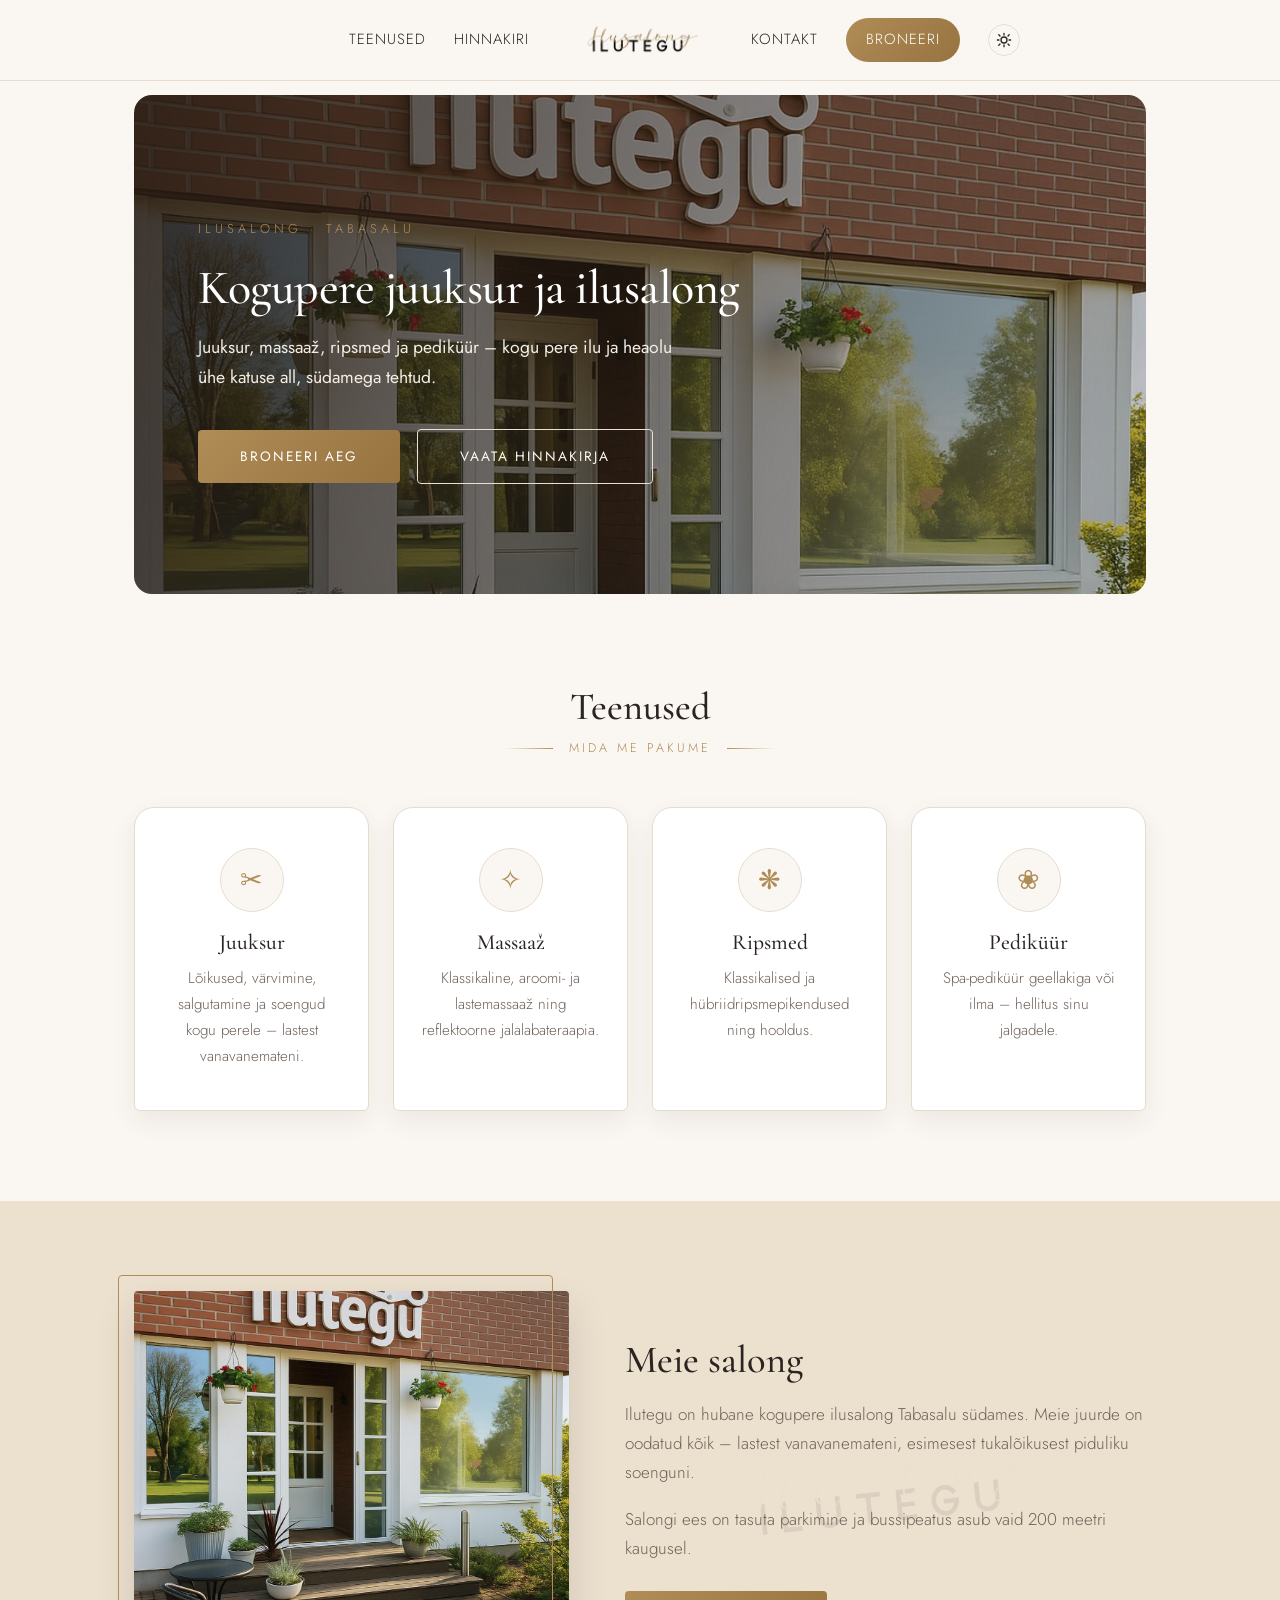
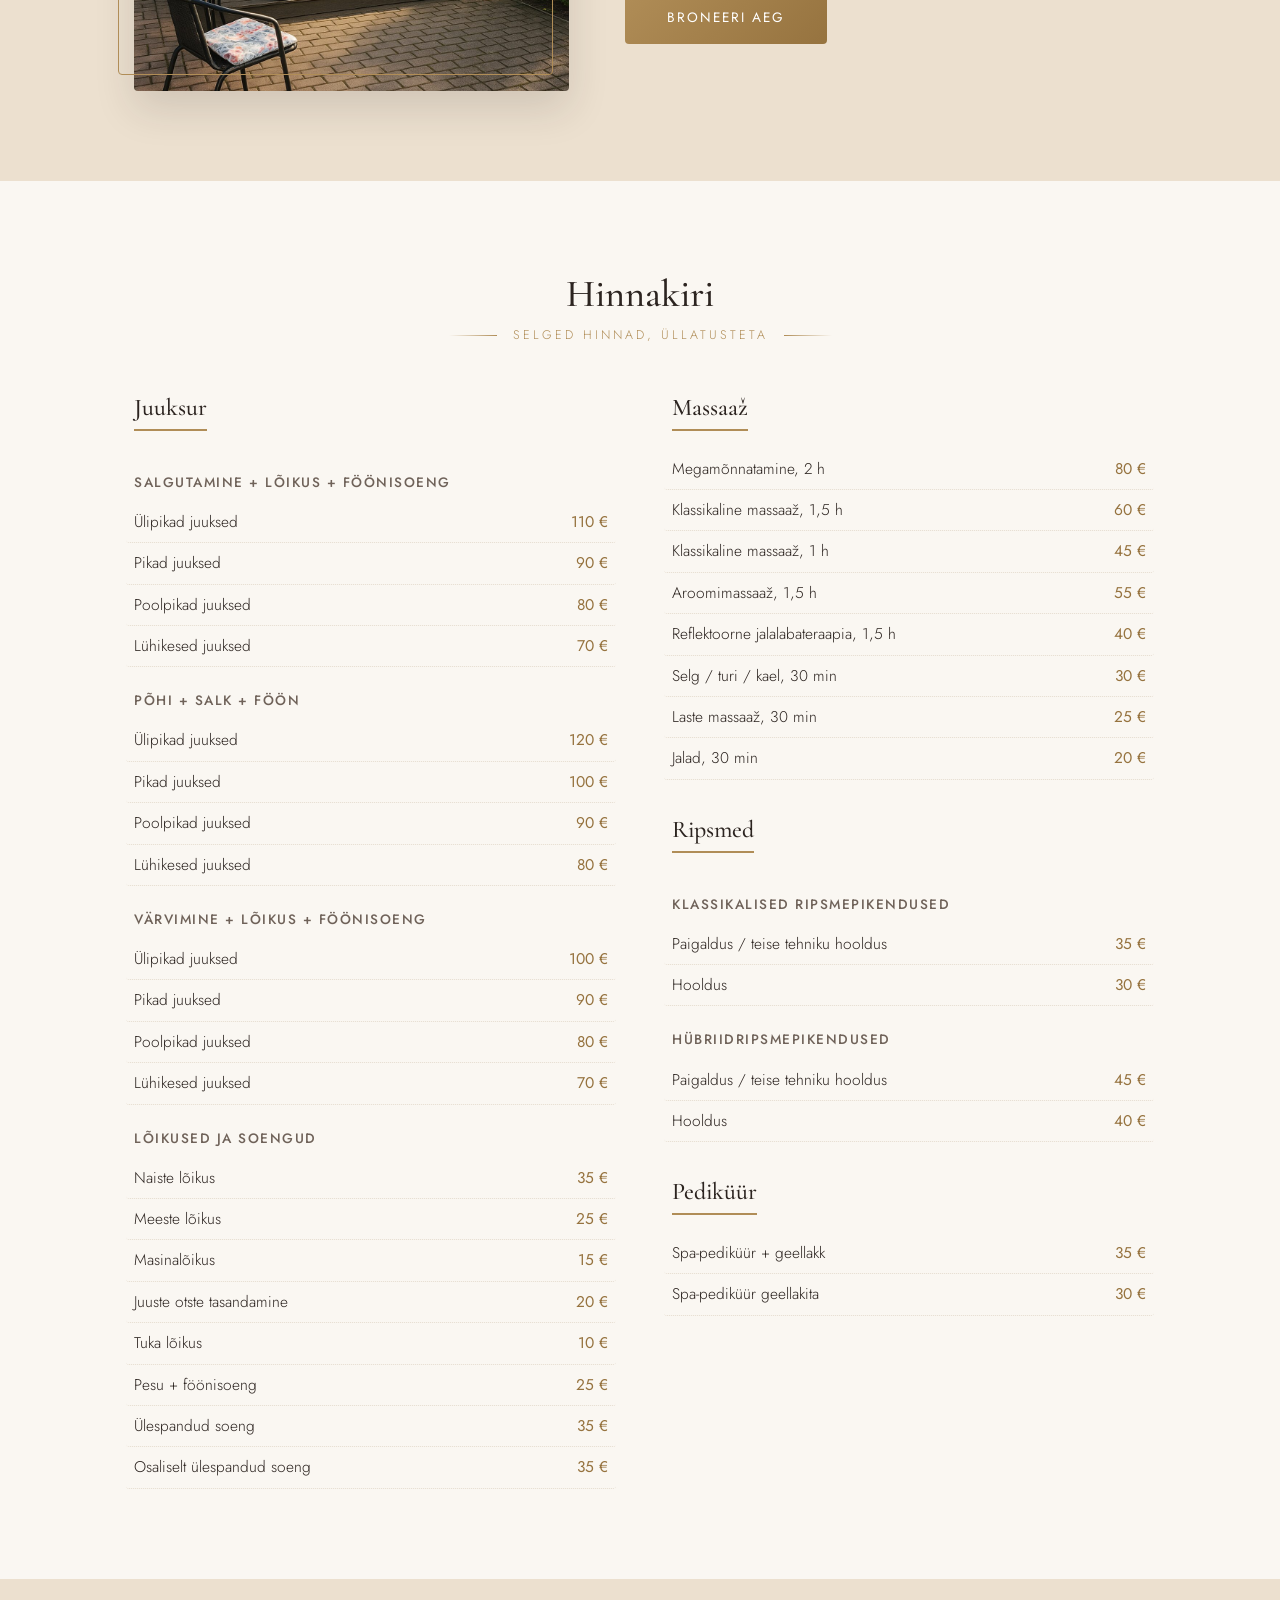
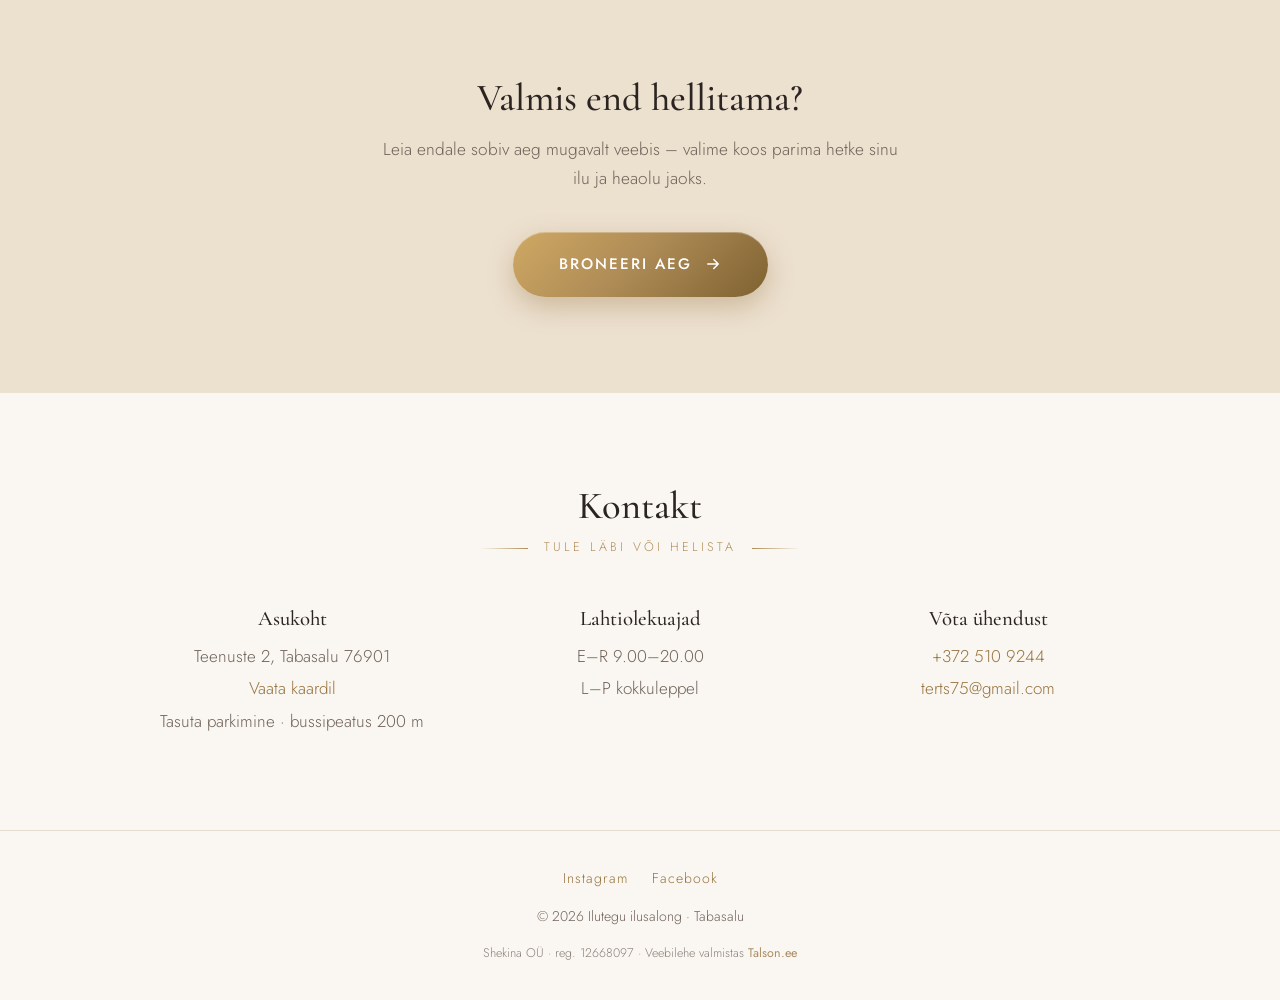
<file: index.html>
<!DOCTYPE html>
<html lang="et">
<head>
<script>
(function(){
  var stored = localStorage.getItem("ilutegu-theme");
  var theme = stored || (window.matchMedia("(prefers-color-scheme: dark)").matches ? "dark" : "light");
  document.documentElement.dataset.theme = theme;
  document.documentElement.classList.add("js");
})();
</script>
<meta charset="UTF-8">
<meta name="viewport" content="width=device-width, initial-scale=1.0">
<title>Juuksur ja ilusalong Tabasalus kogu perele – Ilutegu</title>
<meta name="description" content="Ilutegu on kogupere ilusalong Tabasalu keskuses: juuksur, massaaž, ripsmepikendused ja spa-pediküür. Tasuta parkimine ukse ees, broneeri aeg veebis.">
<link rel="canonical" href="https://ilutegu.ee/">
<meta name="google-site-verification" content="Yvzcx7Oo6EG20mHcrJQSmIe9amMikgGCY1O8gQbEPR0">
<meta property="og:type" content="website">
<meta property="og:title" content="Ilutegu – Kogupere juuksur ja ilusalong Tabasalus">
<meta property="og:description" content="Juuksur, massaaž, ripsmed ja pediküür Tabasalus. Broneeri aeg mugavalt veebis.">
<meta property="og:url" content="https://ilutegu.ee/">
<meta property="og:image" content="https://ilutegu.ee/images/salong.jpg">
<meta property="og:locale" content="et_EE">
<script type="application/ld+json">
{
  "@context": "https://schema.org",
  "@type": "BeautySalon",
  "name": "Ilutegu",
  "description": "Kogupere juuksur ja ilusalong Tabasalus: juuksur, massaaž, ripsmepikendused ja pediküür.",
  "url": "https://ilutegu.ee/",
  "image": "https://ilutegu.ee/images/salong.jpg",
  "telephone": "+3725109244",
  "email": "terts75@gmail.com",
  "priceRange": "10€–120€",
  "address": {
    "@type": "PostalAddress",
    "streetAddress": "Teenuste 2",
    "addressLocality": "Tabasalu",
    "postalCode": "76901",
    "addressCountry": "EE"
  },
  "openingHoursSpecification": [{
    "@type": "OpeningHoursSpecification",
    "dayOfWeek": ["Monday", "Tuesday", "Wednesday", "Thursday", "Friday"],
    "opens": "09:00",
    "closes": "20:00"
  }],
  "sameAs": [
    "https://www.instagram.com/ilutegu.ilusalong/",
    "https://www.facebook.com/profile.php?id=100022752866032"
  ]
}
</script>
<link rel="stylesheet" href="style.css?v=20260724c">
</head>
<body>

<header class="site-header">
  <div class="container header-inner">
    <nav class="nav-left">
      <a href="#teenused">Teenused</a>
      <a href="#hinnakiri">Hinnakiri</a>
    </nav>
    <a href="#" class="logo"><img src="images/logo-dark.png" alt="Ilutegu"></a>
    <nav class="nav-right">
      <a href="#kontakt">Kontakt</a>
      <a href="https://ilutegu.smartbron.ee/" target="_blank" rel="noopener" class="nav-cta">Broneeri</a>
      <button type="button" class="theme-toggle" id="themeToggle" aria-label="Vaheta värviteema" title="Vaheta värviteema">
        <svg class="icon-sun" viewBox="0 0 24 24" fill="none" stroke="currentColor" stroke-width="2" stroke-linecap="round" aria-hidden="true"><circle cx="12" cy="12" r="4.5"/><path d="M12 2v2.5M12 19.5V22M4.2 4.2l1.8 1.8M18 18l1.8 1.8M2 12h2.5M19.5 12H22M4.2 19.8l1.8-1.8M18 6l1.8-1.8"/></svg>
        <svg class="icon-moon" viewBox="0 0 24 24" fill="currentColor" aria-hidden="true"><path d="M20.7 14.9A8.5 8.5 0 1 1 9.1 3.3a7 7 0 0 0 11.6 11.6z"/></svg>
      </button>
    </nav>
    <button type="button" class="nav-toggle" id="navToggle" aria-label="Ava menüü" aria-expanded="false" aria-controls="mobileMenu">
      <span></span><span></span><span></span>
    </button>
    <div class="mobile-menu" id="mobileMenu">
      <a href="#teenused">Teenused</a>
      <a href="#hinnakiri">Hinnakiri</a>
      <a href="#kontakt">Kontakt</a>
      <a href="https://ilutegu.smartbron.ee/" target="_blank" rel="noopener" class="nav-cta">Broneeri</a>
    </div>
  </div>
</header>

<section class="hero-wrap">
  <div class="container">
    <div class="hero" data-reveal-now data-reveal-group="110">
      <p class="eyebrow" data-reveal>Ilusalong · Tabasalu</p>
      <h1 data-reveal>Kogupere juuksur ja ilusalong</h1>
      <p class="lead" data-reveal>Juuksur, massaaž, ripsmed ja pediküür – kogu pere ilu ja heaolu ühe katuse all, südamega tehtud.</p>
      <a href="https://ilutegu.smartbron.ee/" target="_blank" rel="noopener" class="btn btn-gold" data-reveal="btn">Broneeri aeg</a>
      <a href="#hinnakiri" class="btn btn-ghost" data-reveal="btn">Vaata hinnakirja</a>
    </div>
  </div>
</section>

<section id="teenused" class="section">
  <div class="container" data-reveal-group="100">
    <h2 data-reveal>Teenused</h2>
    <p class="section-sub" data-reveal>Mida me pakume</p>
    <div class="services-grid" data-reveal-group="100">
      <div class="service-card" data-reveal>
        <div class="icon">✂</div>
        <h3>Juuksur</h3>
        <p>Lõikused, värvimine, salgutamine ja soengud kogu perele – lastest vanavanemateni.</p>
      </div>
      <div class="service-card" data-reveal>
        <div class="icon">✧</div>
        <h3>Massaaž</h3>
        <p>Klassikaline, aroomi- ja lastemassaaž ning reflektoorne jalalabateraapia.</p>
      </div>
      <div class="service-card" data-reveal>
        <div class="icon">❋</div>
        <h3>Ripsmed</h3>
        <p>Klassikalised ja hübriidripsmepikendused ning hooldus.</p>
      </div>
      <div class="service-card" data-reveal>
        <div class="icon">❀</div>
        <h3>Pediküür</h3>
        <p>Spa-pediküür geellakiga või ilma – hellitus sinu jalgadele.</p>
      </div>
    </div>
  </div>
</section>

<section id="salong" class="section section-alt">
  <div class="container">
    <div class="salon-split">
      <div class="salon-photo" data-reveal="scale">
        <img src="images/salong.jpg" alt="Ilutegu ilusalongi sissepääs Tabasalus" loading="lazy">
      </div>
      <div class="salon-text">
        <img class="salon-watermark" src="images/logo.png" alt="" aria-hidden="true">
        <div class="salon-copy" data-reveal-group="110">
          <h2 data-reveal>Meie salong</h2>
          <p data-reveal>Ilutegu on hubane kogupere ilusalong Tabasalu südames. Meie juurde on oodatud kõik – lastest vanavanemateni, esimesest tukalõikusest piduliku soenguni.</p>
          <p data-reveal>Salongi ees on tasuta parkimine ja bussipeatus asub vaid 200 meetri kaugusel.</p>
          <a href="https://ilutegu.smartbron.ee/" target="_blank" rel="noopener" class="btn btn-gold" data-reveal="btn">Broneeri aeg</a>
        </div>
      </div>
    </div>
  </div>
</section>

<section id="hinnakiri" class="section">
  <div class="container" data-reveal-group="100">
    <h2 data-reveal>Hinnakiri</h2>
    <p class="section-sub" data-reveal>Selged hinnad, üllatusteta</p>
    <div class="price-columns" data-reveal-group="120">

      <div class="price-group" data-reveal>
        <h3>Juuksur</h3>

        <h4>Salgutamine + lõikus + föönisoeng</h4>
        <div class="price-row"><span>Ülipikad juuksed</span><span class="price">110 €</span></div>
        <div class="price-row"><span>Pikad juuksed</span><span class="price">90 €</span></div>
        <div class="price-row"><span>Poolpikad juuksed</span><span class="price">80 €</span></div>
        <div class="price-row"><span>Lühikesed juuksed</span><span class="price">70 €</span></div>

        <h4>Põhi + salk + föön</h4>
        <div class="price-row"><span>Ülipikad juuksed</span><span class="price">120 €</span></div>
        <div class="price-row"><span>Pikad juuksed</span><span class="price">100 €</span></div>
        <div class="price-row"><span>Poolpikad juuksed</span><span class="price">90 €</span></div>
        <div class="price-row"><span>Lühikesed juuksed</span><span class="price">80 €</span></div>

        <h4>Värvimine + lõikus + föönisoeng</h4>
        <div class="price-row"><span>Ülipikad juuksed</span><span class="price">100 €</span></div>
        <div class="price-row"><span>Pikad juuksed</span><span class="price">90 €</span></div>
        <div class="price-row"><span>Poolpikad juuksed</span><span class="price">80 €</span></div>
        <div class="price-row"><span>Lühikesed juuksed</span><span class="price">70 €</span></div>

        <h4>Lõikused ja soengud</h4>
        <div class="price-row"><span>Naiste lõikus</span><span class="price">35 €</span></div>
        <div class="price-row"><span>Meeste lõikus</span><span class="price">25 €</span></div>
        <div class="price-row"><span>Masinalõikus</span><span class="price">15 €</span></div>
        <div class="price-row"><span>Juuste otste tasandamine</span><span class="price">20 €</span></div>
        <div class="price-row"><span>Tuka lõikus</span><span class="price">10 €</span></div>
        <div class="price-row"><span>Pesu + föönisoeng</span><span class="price">25 €</span></div>
        <div class="price-row"><span>Ülespandud soeng</span><span class="price">35 €</span></div>
        <div class="price-row"><span>Osaliselt ülespandud soeng</span><span class="price">35 €</span></div>
      </div>

      <div class="price-group" data-reveal>
        <h3>Massaaž</h3>
        <div class="price-row"><span>Megamõnnatamine, 2 h</span><span class="price">80 €</span></div>
        <div class="price-row"><span>Klassikaline massaaž, 1,5 h</span><span class="price">60 €</span></div>
        <div class="price-row"><span>Klassikaline massaaž, 1 h</span><span class="price">45 €</span></div>
        <div class="price-row"><span>Aroomimassaaž, 1,5 h</span><span class="price">55 €</span></div>
        <div class="price-row"><span>Reflektoorne jalalabateraapia, 1,5 h</span><span class="price">40 €</span></div>
        <div class="price-row"><span>Selg / turi / kael, 30 min</span><span class="price">30 €</span></div>
        <div class="price-row"><span>Laste massaaž, 30 min</span><span class="price">25 €</span></div>
        <div class="price-row"><span>Jalad, 30 min</span><span class="price">20 €</span></div>

        <h3 style="margin-top:36px">Ripsmed</h3>
        <h4>Klassikalised ripsmepikendused</h4>
        <div class="price-row"><span>Paigaldus / teise tehniku hooldus</span><span class="price">35 €</span></div>
        <div class="price-row"><span>Hooldus</span><span class="price">30 €</span></div>
        <h4>Hübriidripsmepikendused</h4>
        <div class="price-row"><span>Paigaldus / teise tehniku hooldus</span><span class="price">45 €</span></div>
        <div class="price-row"><span>Hooldus</span><span class="price">40 €</span></div>

        <h3 style="margin-top:36px">Pediküür</h3>
        <div class="price-row"><span>Spa-pediküür + geellakk</span><span class="price">35 €</span></div>
        <div class="price-row"><span>Spa-pediküür geellakita</span><span class="price">30 €</span></div>

      </div>

    </div>
  </div>
</section>

<section id="broneeri" class="booking-cta">
  <div class="container" data-reveal-group="110">
    <h2 data-reveal>Valmis end hellitama?</h2>
    <p data-reveal>Leia endale sobiv aeg mugavalt veebis – valime koos parima hetke sinu ilu ja heaolu jaoks.</p>
    <a href="https://ilutegu.smartbron.ee/" target="_blank" rel="noopener" class="btn-book" data-reveal="btn">
      Broneeri aeg
      <svg viewBox="0 0 24 24" fill="none" stroke="currentColor" stroke-width="2" stroke-linecap="round" stroke-linejoin="round" aria-hidden="true"><path d="M5 12h14M13 6l6 6-6 6"/></svg>
    </a>
  </div>
</section>

<section id="kontakt" class="section">
  <div class="container" data-reveal-group="100">
    <h2 data-reveal>Kontakt</h2>
    <p class="section-sub" data-reveal>Tule läbi või helista</p>
    <div class="contact-grid" data-reveal-group="100">
      <div class="contact-block" data-reveal>
        <h3>Asukoht</h3>
        <p>Teenuste 2, Tabasalu 76901</p>
        <p><a href="https://maps.google.com/?q=Teenuste+2,+Tabasalu" target="_blank" rel="noopener">Vaata kaardil</a></p>
        <p>Tasuta parkimine · bussipeatus 200 m</p>
      </div>
      <div class="contact-block" data-reveal>
        <h3>Lahtiolekuajad</h3>
        <p>E–R 9.00–20.00</p>
        <p>L–P kokkuleppel</p>
      </div>
      <div class="contact-block" data-reveal>
        <h3>Võta ühendust</h3>
        <p><a href="tel:+3725109244">+372 510 9244</a></p>
        <p><a href="mailto:terts75@gmail.com">terts75@gmail.com</a></p>
      </div>
    </div>
  </div>
</section>

<footer class="site-footer">
  <div class="socials">
    <a href="https://www.instagram.com/ilutegu.ilusalong/" target="_blank" rel="noopener">Instagram</a>
    <a href="https://www.facebook.com/profile.php?id=100022752866032" target="_blank" rel="noopener">Facebook</a>
  </div>
  <p>&copy; <span id="year"></span> Ilutegu ilusalong · Tabasalu</p>
  <p class="footer-meta">Shekina OÜ · reg. 12668097 · Veebilehe valmistas <a href="https://talson.ee" target="_blank" rel="noopener">Talson.ee</a></p>
  <!-- Töötajatele nupp peidetud – vajadusel eemalda kommentaar
  <p class="staff-link"><a href="personal.html"><svg width="13" height="13" viewBox="0 0 24 24" fill="#96733f" aria-hidden="true"><path d="M12 12a5 5 0 1 0-5-5 5 5 0 0 0 5 5zm0 2.5c-4.7 0-8.5 2.4-8.5 5.4V22h17v-2.1c0-3-3.8-5.4-8.5-5.4z"/></svg>Töötajatele</a></p>
  -->
</footer>

<script>
document.getElementById("year").textContent = new Date().getFullYear();

document.getElementById("themeToggle").addEventListener("click", () => {
  const next = document.documentElement.dataset.theme === "dark" ? "light" : "dark";
  document.documentElement.dataset.theme = next;
  localStorage.setItem("ilutegu-theme", next);
});

(function () {
  const toggle = document.getElementById("navToggle");
  const menu = document.getElementById("mobileMenu");
  if (!toggle || !menu) return;
  const setOpen = (open) => {
    menu.classList.toggle("open", open);
    toggle.classList.toggle("open", open);
    toggle.setAttribute("aria-expanded", open ? "true" : "false");
  };
  toggle.addEventListener("click", (e) => {
    e.stopPropagation();
    setOpen(!menu.classList.contains("open"));
  });
  menu.querySelectorAll("a").forEach((a) => a.addEventListener("click", () => setOpen(false)));
  document.addEventListener("click", (e) => {
    if (menu.classList.contains("open") && !menu.contains(e.target) && !toggle.contains(e.target)) setOpen(false);
  });
  window.addEventListener("keydown", (e) => { if (e.key === "Escape") setOpen(false); });
})();
</script>
<script src="animations.js" defer></script>
<!-- Cloudflare Web Analytics --><script type='module' src='https://static.cloudflareinsights.com/beacon.min.js' data-cf-beacon='{"token": "9ac4abef822d40cf8b7336e047d44fff"}'></script><!-- End Cloudflare Web Analytics -->
</body>
</html>
</file>
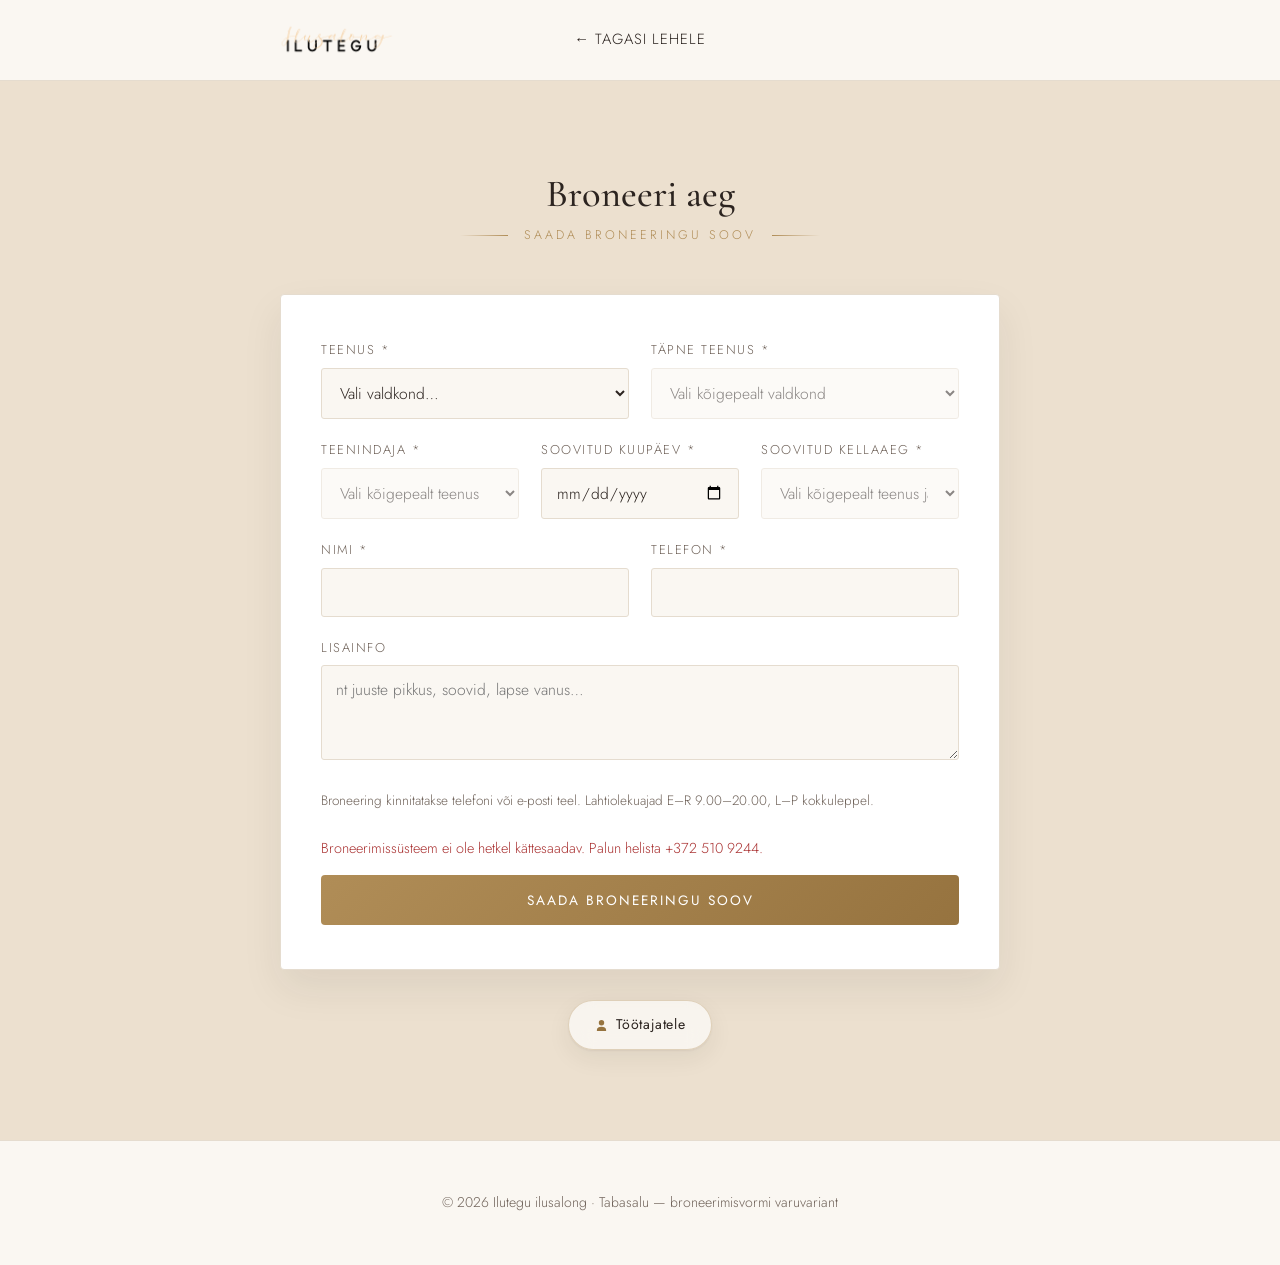
<file: broneeri-vorm.html>
<!DOCTYPE html>
<html lang="et">
<head>
<script>
(function(){
  var stored = localStorage.getItem("ilutegu-theme");
  var theme = stored || (window.matchMedia("(prefers-color-scheme: dark)").matches ? "dark" : "light");
  document.documentElement.dataset.theme = theme;
})();
</script>
<meta charset="UTF-8">
<meta name="viewport" content="width=device-width, initial-scale=1.0">
<title>Ilutegu – Broneerimisvorm (varuvariant, ei ole avaldatud)</title>
<meta name="robots" content="noindex, nofollow">
<link rel="stylesheet" href="style.css">
</head>
<body>

<!--
  ARHIIV / VARUVARIANT — ilubron API broneerimisvorm.
  Klient kasutab hetkel SmartBroni (ilutegu.smartbron.ee), seega see vorm EI OLE avaldatud lehel (index.html).
  Kui soovid selle uuesti kasutusele võtta:
    1. Kopeeri allolev <section id="broneeri"> ... </section> tagasi index.html-i (hinnakirja ja kontakti sektsiooni vahele).
    2. Kopeeri allolev <script> sisu (Broneerimine – ilubron API) tagasi index.html lõpu <script> plokki.
    3. Suuna "Broneeri" nupud tagasi href="#broneeri" peale.
  See fail on täielikult töötav ja testitav ka üksi.
-->

<header class="site-header">
  <div class="container header-inner">
    <a href="index.html" class="logo"><img src="images/logo.png" alt="Ilutegu"></a>
    <nav>
      <a href="index.html">← Tagasi lehele</a>
    </nav>
  </div>
</header>

<section id="broneeri" class="section section-alt">
  <div class="container">
    <h2>Broneeri aeg</h2>
    <p class="section-sub">Saada broneeringu soov</p>

    <form class="booking-card" id="bookingForm" novalidate>
      <div class="booking-grid">
        <div class="form-row">
          <label for="bkCategory">Teenus *</label>
          <select id="bkCategory" required>
            <option value="" disabled selected>Vali valdkond…</option>
          </select>
        </div>
        <div class="form-row">
          <label for="bkService">Täpne teenus *</label>
          <select id="bkService" required disabled>
            <option value="" disabled selected>Vali kõigepealt valdkond</option>
          </select>
        </div>
      </div>

      <p class="bk-price" id="bkPrice" hidden></p>

      <div class="booking-grid">
        <div class="form-row">
          <label for="bkStaff">Teenindaja *</label>
          <select id="bkStaff" required disabled>
            <option value="" disabled selected>Vali kõigepealt teenus</option>
          </select>
        </div>
        <div class="form-row">
          <label for="bkDate">Soovitud kuupäev *</label>
          <input type="date" id="bkDate" required>
        </div>
        <div class="form-row">
          <label for="bkTime">Soovitud kellaaeg *</label>
          <select id="bkTime" required>
            <option value="" disabled selected>Vali aeg…</option>
          </select>
        </div>
      </div>

      <div class="booking-grid">
        <div class="form-row">
          <label for="bkName">Nimi *</label>
          <input type="text" id="bkName" autocomplete="name" required>
        </div>
        <div class="form-row">
          <label for="bkPhone">Telefon *</label>
          <input type="tel" id="bkPhone" autocomplete="tel" required>
        </div>
      </div>

      <div class="form-row">
        <label for="bkNotes">Lisainfo</label>
        <textarea id="bkNotes" rows="3" placeholder="nt juuste pikkus, soovid, lapse vanus…"></textarea>
      </div>

      <p class="booking-note">Broneering kinnitatakse telefoni või e-posti teel. Lahtiolekuajad E–R 9.00–20.00, L–P kokkuleppel.</p>
      <p class="booking-error" id="bkError" hidden>Palun täida kõik tärniga märgitud väljad.</p>

      <button type="submit" class="btn btn-gold booking-submit">Saada broneeringu soov</button>
    </form>

    <div class="booking-success" id="bkSuccess" hidden>
      <h3>Aitäh!</h3>
      <p id="bkSuccessText">Sinu broneeringu soov on teele saadetud. Võtame peagi ühendust!</p>
      <p>Kiireloomulise sooviga helista <a href="tel:+3725109244">+372 510 9244</a>.</p>
    </div>

    <p class="staff-link"><a href="personal.html"><svg width="13" height="13" viewBox="0 0 24 24" fill="#96733f" aria-hidden="true"><path d="M12 12a5 5 0 1 0-5-5 5 5 0 0 0 5 5zm0 2.5c-4.7 0-8.5 2.4-8.5 5.4V22h17v-2.1c0-3-3.8-5.4-8.5-5.4z"/></svg>Töötajatele</a></p>
  </div>
</section>

<footer class="site-footer">
  <p>&copy; <span id="year"></span> Ilutegu ilusalong · Tabasalu — broneerimisvormi varuvariant</p>
</footer>

<script>
document.getElementById("year").textContent = new Date().getFullYear();

/* Broneerimine – ilubron API + FormSubmit teavitused */
/* FORM_ENDPOINT peab olema FormSubmitis aktiveeritud. TESTIMISEKS arlistalson@gmail.com. */
const FORM_ENDPOINT = "arlistalson@gmail.com";
const SALON_EMAIL = "terts75@gmail.com";
const STAFF_EMAILS = {
  "Doris": "doristukk@gmail.com",
  "Ene": "eneorumaa2@gmail.com",
  "Terje": "terts75@gmail.com",
  "Keili": "juursalu.keili@gmail.com",
  "Anette": "anettekontson@gmail.com"
};
const API = "https://ilubron.onrender.com/api/public";
const ANY_WORKER = "Esimene vaba";

const $ = id => document.getElementById(id);
const bkCategory = $("bkCategory"), bkService = $("bkService"), bkStaff = $("bkStaff"),
      bkDate = $("bkDate"), bkTime = $("bkTime"), bkPrice = $("bkPrice"), bkError = $("bkError");

let SERVICES = [], WORKERS = [];
const CAT_ENUM = { "Juuksur": "JUUKSUR", "Massaaž": "MASSAAZ", "Ripsmed": "RIPSMED", "Pediküür": "PEDIKYYR" };

function fillSelect(sel, items, placeholder) {
  sel.innerHTML = "";
  const ph = new Option(placeholder, "", true, true);
  ph.disabled = true;
  sel.add(ph);
  items.forEach(it => sel.add(new Option(it.label, it.value)));
  sel.disabled = items.length === 0;
}

function showError(msg) {
  bkError.textContent = msg;
  bkError.hidden = false;
}

fetch(API + "/services").then(r => r.json()).then(services => {
  SERVICES = services;
  return fetch(API + "/workers").then(r => r.json());
}).then(workers => {
  WORKERS = workers;
  [...new Set(SERVICES.map(s => s.category))]
    .forEach(cat => bkCategory.add(new Option(cat, cat)));
}).catch(() => {
  showError("Broneerimissüsteem ei ole hetkel kättesaadav. Palun helista +372 510 9244.");
  document.querySelector(".booking-submit").disabled = true;
});

bkCategory.addEventListener("change", () => {
  const services = SERVICES.filter(s => s.category === bkCategory.value);
  fillSelect(bkService, services.map(s => ({ label: s.name, value: s.id })), "Vali teenus…");
  const staff = WORKERS.filter(w => w.categories.includes(CAT_ENUM[bkCategory.value]))
    .map(w => ({ label: w.name, value: w.id }));
  if (staff.length > 1) staff.push({ label: ANY_WORKER, value: "any" });
  fillSelect(bkStaff, staff, "Vali teenindaja…");
  if (staff.length === 1) bkStaff.value = String(staff[0].value);
  bkPrice.hidden = true;
  resetTimes("Vali kõigepealt teenus ja kuupäev");
});

bkService.addEventListener("change", () => {
  const s = SERVICES.find(s => s.id == bkService.value);
  const h = Math.floor(s.durationMinutes / 60), m = s.durationMinutes % 60;
  bkPrice.textContent = "Hind: " + s.priceText + " · kestus " +
    (h ? h + " h" : "") + (h && m ? " " : "") + (m ? m + " min" : "");
  bkPrice.hidden = false;
  loadSlots();
});
bkStaff.addEventListener("change", loadSlots);
bkDate.addEventListener("change", loadSlots);

function resetTimes(placeholder) {
  bkTime.innerHTML = "";
  const ph = new Option(placeholder, "", true, true);
  ph.disabled = true;
  bkTime.add(ph);
  bkTime.disabled = true;
}

function loadSlots() {
  if (!bkService.value || !bkStaff.value || !bkDate.value) return;
  resetTimes("Laen vabu aegu…");
  let url = API + "/availability?serviceId=" + bkService.value + "&date=" + bkDate.value;
  if (bkStaff.value !== "any") url += "&workerId=" + bkStaff.value;
  fetch(url).then(r => r.json()).then(data => {
    const slots = (data.freeSlots || []).map(t => t.slice(0, 5));
    if (!slots.length) { resetTimes("Sel päeval vabu aegu pole"); return; }
    fillSelect(bkTime, slots.map(t => ({ label: t.replace(":", "."), value: t })), "Vali aeg…");
  }).catch(() => resetTimes("Aegade laadimine ebaõnnestus"));
}

const today = new Date();
bkDate.min = today.toISOString().split("T")[0];
resetTimes("Vali kõigepealt teenus ja kuupäev");

function notifyByEmail(booking) {
  const cc = [SALON_EMAIL, STAFF_EMAILS[booking.workerName] || ""].filter(Boolean).join(",");
  return fetch("https://formsubmit.co/ajax/" + FORM_ENDPOINT, {
    method: "POST",
    headers: { "Content-Type": "application/json", "Accept": "application/json" },
    body: JSON.stringify({
      _subject: "Uus broneering – " + booking.serviceName + " (" + booking.workerName + ")",
      _template: "table",
      _cc: cc,
      Teenus: booking.serviceName + " (" + booking.priceText + ")",
      Teenindaja: booking.workerName,
      "Kuupäev": booking.date,
      Kellaaeg: booking.startTime.slice(0, 5) + "–" + booking.endTime.slice(0, 5),
      Nimi: booking.customerName,
      Telefon: booking.customerPhone,
      Lisainfo: booking.notes || "-"
    })
  }).catch(() => {});
}

$("bookingForm").addEventListener("submit", e => {
  e.preventDefault();
  const required = [bkCategory, bkService, bkStaff, bkDate, bkTime, $("bkName"), $("bkPhone")];
  if (required.some(f => !f.value)) { showError("Palun täida kõik tärniga märgitud väljad."); return; }
  bkError.hidden = true;

  const btn = document.querySelector(".booking-submit");
  btn.disabled = true;
  btn.textContent = "Broneerin…";

  fetch(API + "/bookings", {
    method: "POST",
    headers: { "Content-Type": "application/json" },
    body: JSON.stringify({
      serviceId: Number(bkService.value),
      workerId: bkStaff.value === "any" ? null : Number(bkStaff.value),
      date: bkDate.value,
      startTime: bkTime.value,
      customerName: $("bkName").value,
      customerPhone: $("bkPhone").value,
      notes: $("bkNotes").value || null
    })
  }).then(res => res.json().then(data => ({ ok: res.ok, status: res.status, data })))
    .then(({ ok, status, data }) => {
      if (!ok) {
        throw new Error(status === 409
          ? (data.detail || "Valitud aeg on vahepeal broneeritud. Palun vali uus aeg.")
          : "Broneerimine ebaõnnestus. Palun proovi uuesti või helista +372 510 9244.");
      }
      notifyByEmail(data);
      $("bkSuccessText").textContent = "Sinu aeg on broneeritud: " + data.serviceName +
        ", " + data.workerName + ", " + data.date + " kell " + data.startTime.slice(0, 5) + ".";
      $("bookingForm").hidden = true;
      $("bkSuccess").hidden = false;
    }).catch(err => {
      btn.disabled = false;
      btn.textContent = "Saada broneeringu soov";
      showError(err.message);
      loadSlots();
    });
});
</script>
</body>
</html>
</file>
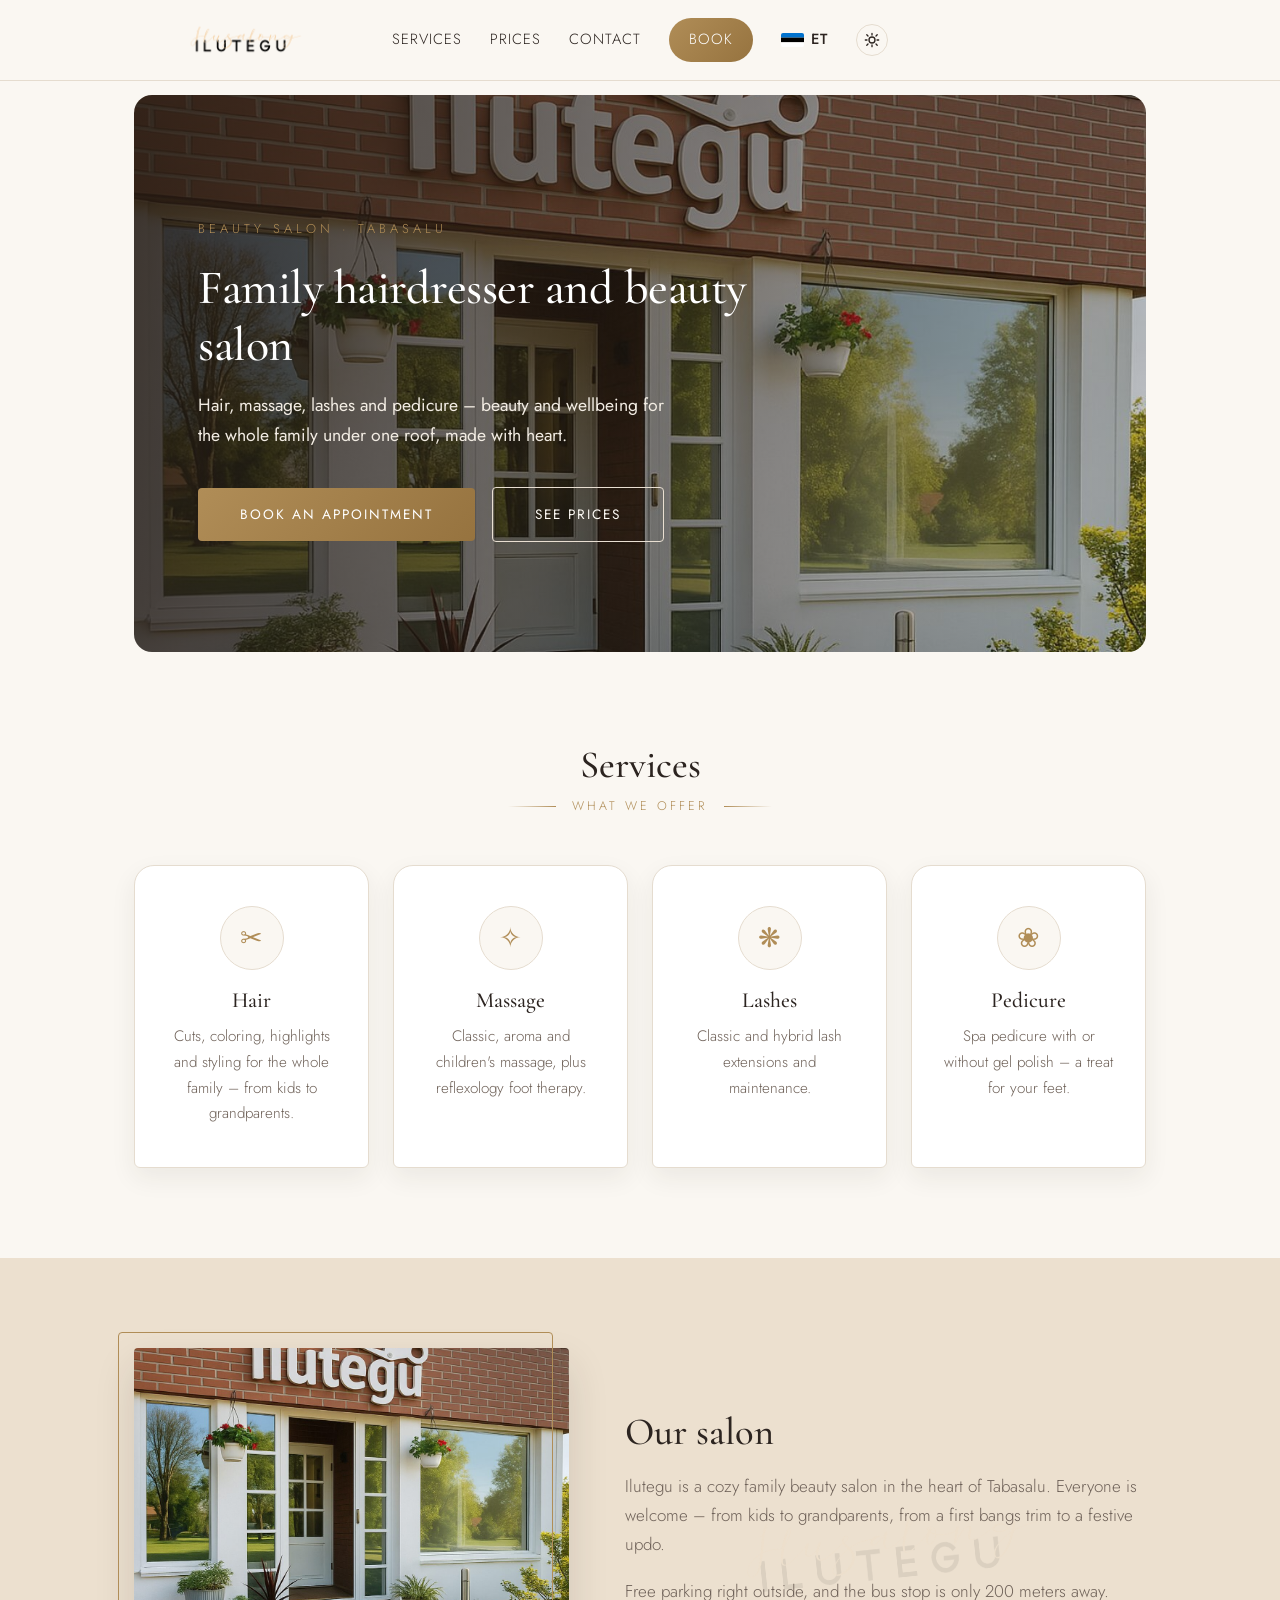
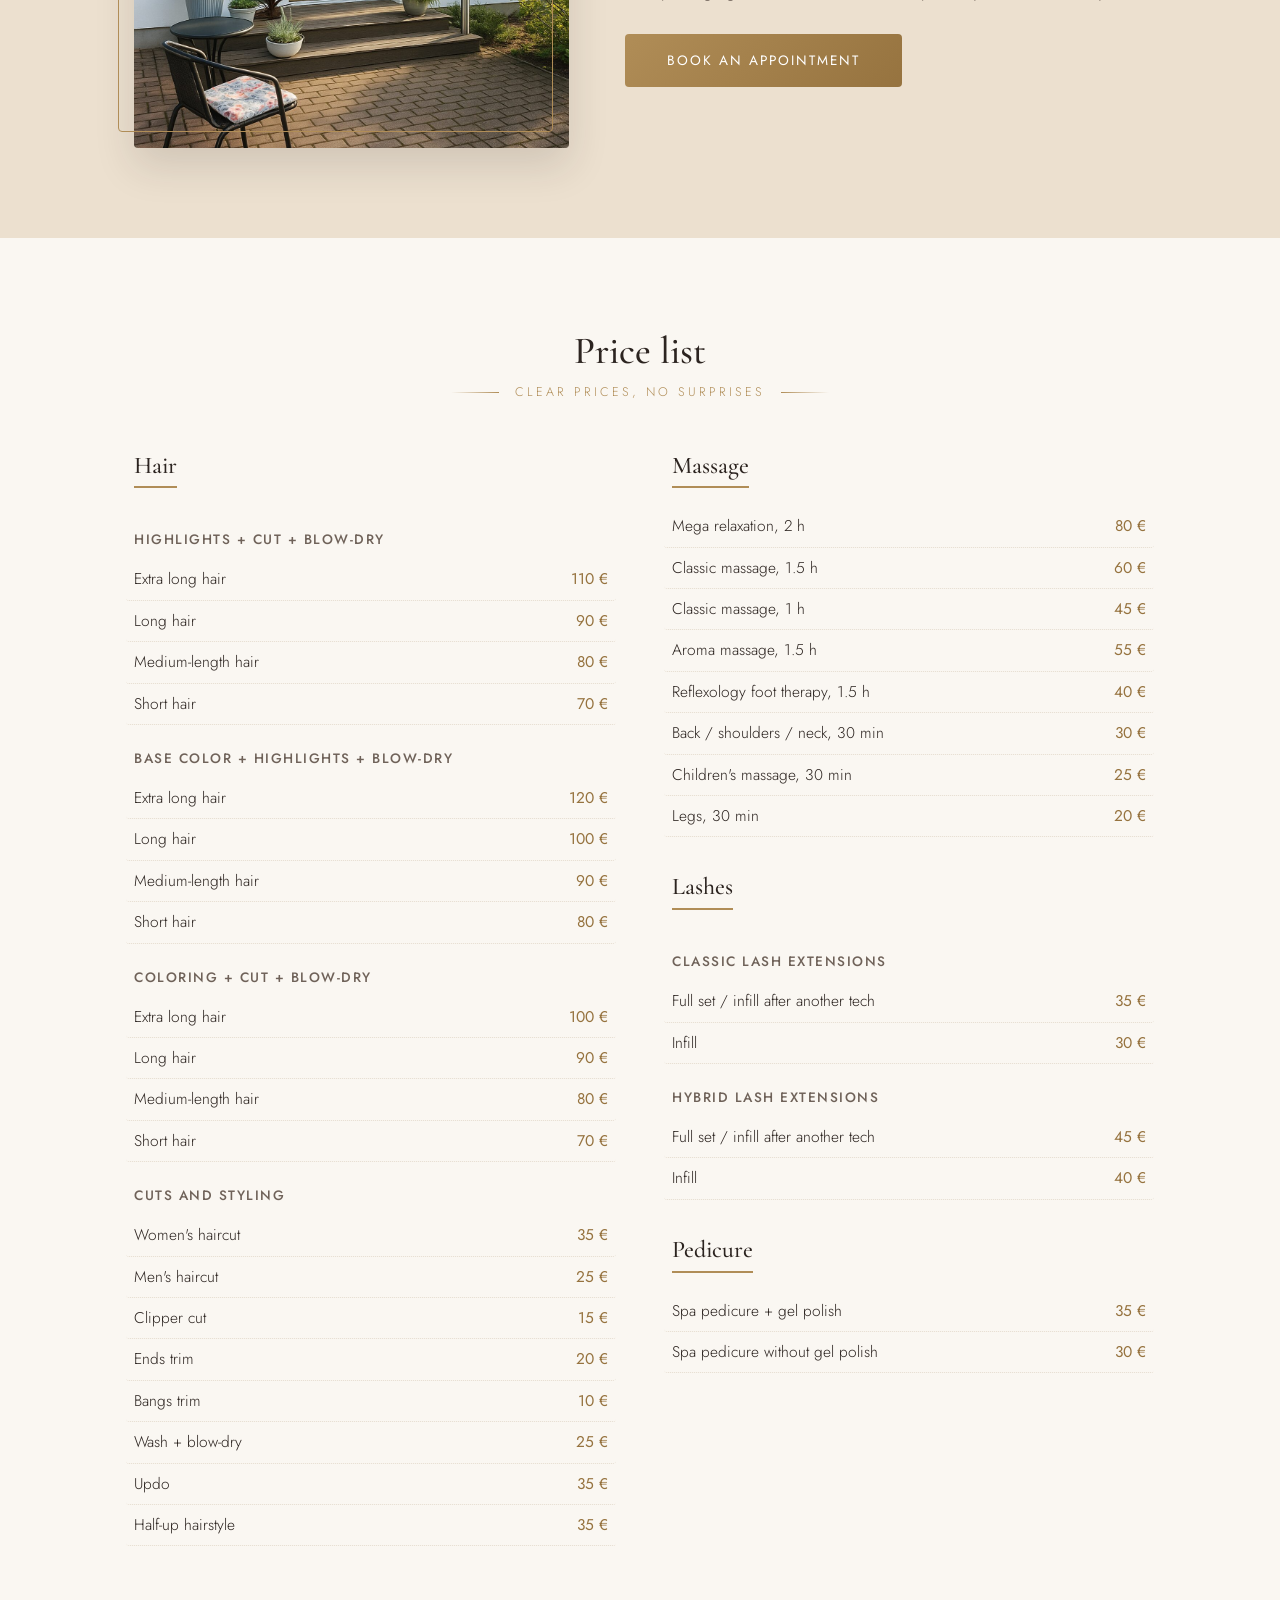
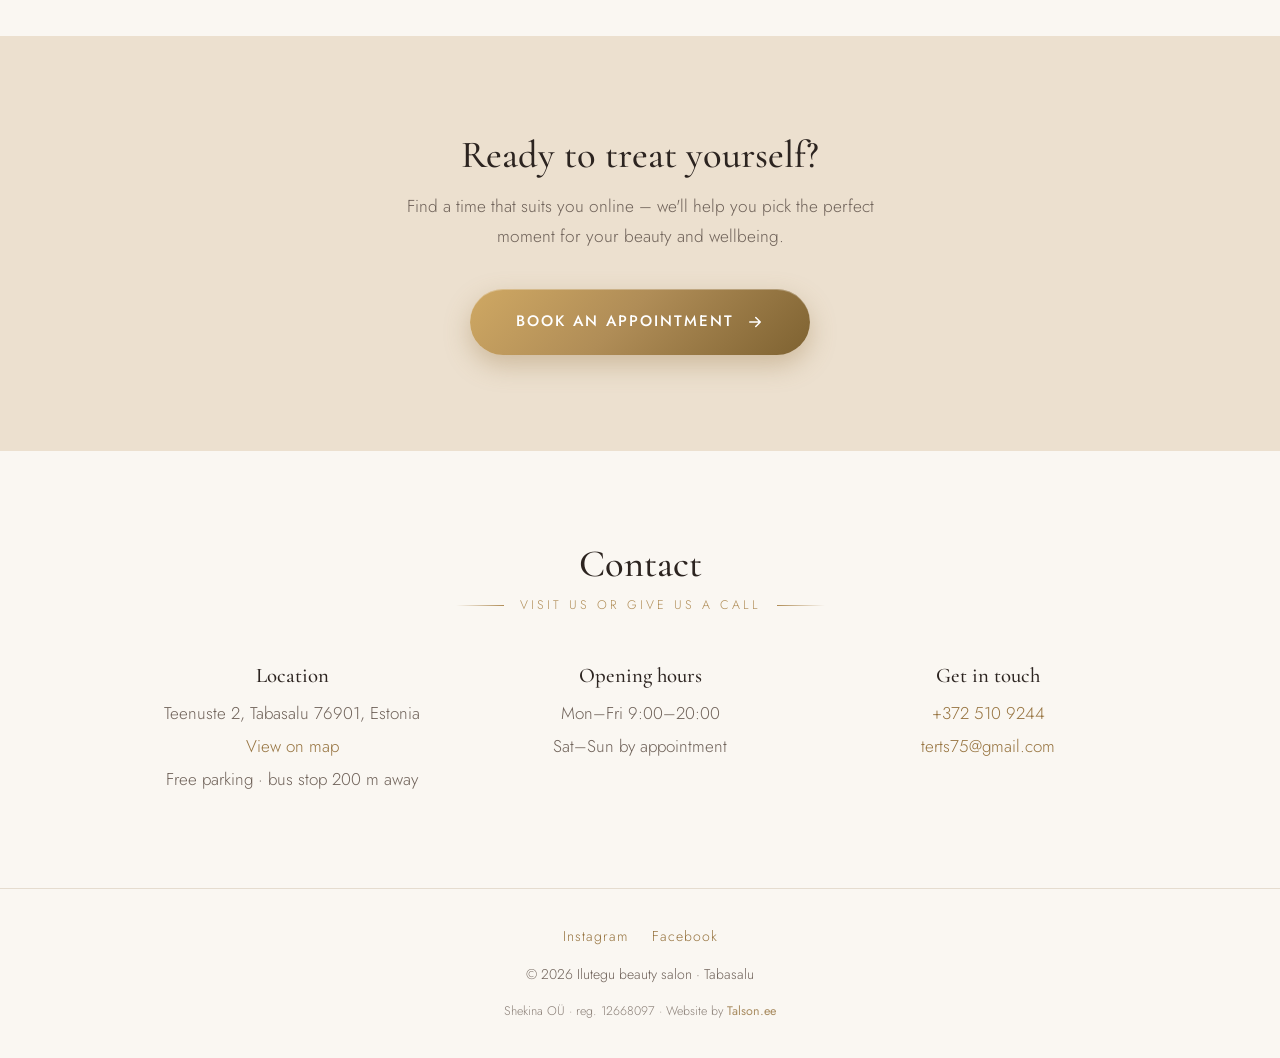
<file: en.html>
<!DOCTYPE html>
<html lang="en">
<head>
<script>
(function(){
  var stored = localStorage.getItem("ilutegu-theme");
  var theme = stored || (window.matchMedia("(prefers-color-scheme: dark)").matches ? "dark" : "light");
  document.documentElement.dataset.theme = theme;
  document.documentElement.classList.add("js");
})();
</script>
<meta charset="UTF-8">
<meta name="viewport" content="width=device-width, initial-scale=1.0">
<title>Ilutegu – Family Beauty Salon in Tabasalu</title>
<meta name="description" content="Ilutegu is a family beauty salon in Tabasalu, Estonia: hairdressing, massage, lash extensions and pedicure. Book online.">
<link rel="canonical" href="https://ilutegu.ee/en.html">
<link rel="alternate" hreflang="et" href="https://ilutegu.ee/">
<link rel="alternate" hreflang="en" href="https://ilutegu.ee/en.html">
<meta property="og:type" content="website">
<meta property="og:title" content="Ilutegu – Family Beauty Salon in Tabasalu">
<meta property="og:description" content="Hair, massage, lashes and pedicure in Tabasalu, Estonia. Book online.">
<meta property="og:url" content="https://ilutegu.ee/en.html">
<meta property="og:image" content="https://ilutegu.ee/images/salong.jpg">
<meta property="og:locale" content="en_US">
<link rel="stylesheet" href="style.css">
</head>
<body>

<header class="site-header">
  <div class="container header-inner">
    <a href="#" class="logo"><img src="images/logo.png" alt="Ilutegu"></a>
    <nav>
      <a href="#services">Services</a>
      <a href="#prices">Prices</a>
      <a href="#contact">Contact</a>
      <a href="https://ilutegu.smartbron.ee/" target="_blank" rel="noopener" class="nav-cta">Book</a>
      <a href="index.html" class="lang-link" lang="et" hreflang="et"><svg viewBox="0 0 60 36" aria-hidden="true"><rect width="60" height="12" fill="#0072CE"/><rect width="60" height="12" y="12" fill="#000000"/><rect width="60" height="12" y="24" fill="#FFFFFF"/></svg>ET</a>
      <button type="button" class="theme-toggle" id="themeToggle" aria-label="Toggle color scheme" title="Toggle color scheme">
        <svg class="icon-sun" viewBox="0 0 24 24" fill="none" stroke="currentColor" stroke-width="2" stroke-linecap="round" aria-hidden="true"><circle cx="12" cy="12" r="4.5"/><path d="M12 2v2.5M12 19.5V22M4.2 4.2l1.8 1.8M18 18l1.8 1.8M2 12h2.5M19.5 12H22M4.2 19.8l1.8-1.8M18 6l1.8-1.8"/></svg>
        <svg class="icon-moon" viewBox="0 0 24 24" fill="currentColor" aria-hidden="true"><path d="M20.7 14.9A8.5 8.5 0 1 1 9.1 3.3a7 7 0 0 0 11.6 11.6z"/></svg>
      </button>
    </nav>
  </div>
</header>

<section class="hero-wrap">
  <div class="container">
    <div class="hero" data-reveal-now data-reveal-group="110">
      <p class="eyebrow" data-reveal>Beauty salon · Tabasalu</p>
      <h1 data-reveal>Family hairdresser and beauty salon</h1>
      <p class="lead" data-reveal>Hair, massage, lashes and pedicure – beauty and wellbeing for the whole family under one roof, made with heart.</p>
      <a href="https://ilutegu.smartbron.ee/" target="_blank" rel="noopener" class="btn btn-gold" data-reveal="btn">Book an appointment</a>
      <a href="#prices" class="btn btn-ghost" data-reveal="btn">See prices</a>
    </div>
  </div>
</section>

<section id="services" class="section">
  <div class="container" data-reveal-group="100">
    <h2 data-reveal>Services</h2>
    <p class="section-sub" data-reveal>What we offer</p>
    <div class="services-grid" data-reveal-group="100">
      <div class="service-card" data-reveal>
        <div class="icon">✂</div>
        <h3>Hair</h3>
        <p>Cuts, coloring, highlights and styling for the whole family – from kids to grandparents.</p>
      </div>
      <div class="service-card" data-reveal>
        <div class="icon">✧</div>
        <h3>Massage</h3>
        <p>Classic, aroma and children's massage, plus reflexology foot therapy.</p>
      </div>
      <div class="service-card" data-reveal>
        <div class="icon">❋</div>
        <h3>Lashes</h3>
        <p>Classic and hybrid lash extensions and maintenance.</p>
      </div>
      <div class="service-card" data-reveal>
        <div class="icon">❀</div>
        <h3>Pedicure</h3>
        <p>Spa pedicure with or without gel polish – a treat for your feet.</p>
      </div>
    </div>
  </div>
</section>

<section id="salon" class="section section-alt">
  <div class="container">
    <div class="salon-split">
      <div class="salon-photo" data-reveal="scale">
        <img src="images/salong.jpg" alt="Entrance of Ilutegu beauty salon in Tabasalu" loading="lazy">
      </div>
      <div class="salon-text">
        <img class="salon-watermark" src="images/logo.png" alt="" aria-hidden="true">
        <div class="salon-copy" data-reveal-group="110">
          <h2 data-reveal>Our salon</h2>
          <p data-reveal>Ilutegu is a cozy family beauty salon in the heart of Tabasalu. Everyone is welcome – from kids to grandparents, from a first bangs trim to a festive updo.</p>
          <p data-reveal>Free parking right outside, and the bus stop is only 200 meters away.</p>
          <a href="https://ilutegu.smartbron.ee/" target="_blank" rel="noopener" class="btn btn-gold" data-reveal="btn">Book an appointment</a>
        </div>
      </div>
    </div>
  </div>
</section>

<section id="prices" class="section">
  <div class="container" data-reveal-group="100">
    <h2 data-reveal>Price list</h2>
    <p class="section-sub" data-reveal>Clear prices, no surprises</p>
    <div class="price-columns" data-reveal-group="120">

      <div class="price-group" data-reveal>
        <h3>Hair</h3>

        <h4>Highlights + cut + blow-dry</h4>
        <div class="price-row"><span>Extra long hair</span><span class="price">110 €</span></div>
        <div class="price-row"><span>Long hair</span><span class="price">90 €</span></div>
        <div class="price-row"><span>Medium-length hair</span><span class="price">80 €</span></div>
        <div class="price-row"><span>Short hair</span><span class="price">70 €</span></div>

        <h4>Base color + highlights + blow-dry</h4>
        <div class="price-row"><span>Extra long hair</span><span class="price">120 €</span></div>
        <div class="price-row"><span>Long hair</span><span class="price">100 €</span></div>
        <div class="price-row"><span>Medium-length hair</span><span class="price">90 €</span></div>
        <div class="price-row"><span>Short hair</span><span class="price">80 €</span></div>

        <h4>Coloring + cut + blow-dry</h4>
        <div class="price-row"><span>Extra long hair</span><span class="price">100 €</span></div>
        <div class="price-row"><span>Long hair</span><span class="price">90 €</span></div>
        <div class="price-row"><span>Medium-length hair</span><span class="price">80 €</span></div>
        <div class="price-row"><span>Short hair</span><span class="price">70 €</span></div>

        <h4>Cuts and styling</h4>
        <div class="price-row"><span>Women's haircut</span><span class="price">35 €</span></div>
        <div class="price-row"><span>Men's haircut</span><span class="price">25 €</span></div>
        <div class="price-row"><span>Clipper cut</span><span class="price">15 €</span></div>
        <div class="price-row"><span>Ends trim</span><span class="price">20 €</span></div>
        <div class="price-row"><span>Bangs trim</span><span class="price">10 €</span></div>
        <div class="price-row"><span>Wash + blow-dry</span><span class="price">25 €</span></div>
        <div class="price-row"><span>Updo</span><span class="price">35 €</span></div>
        <div class="price-row"><span>Half-up hairstyle</span><span class="price">35 €</span></div>
      </div>

      <div class="price-group" data-reveal>
        <h3>Massage</h3>
        <div class="price-row"><span>Mega relaxation, 2 h</span><span class="price">80 €</span></div>
        <div class="price-row"><span>Classic massage, 1.5 h</span><span class="price">60 €</span></div>
        <div class="price-row"><span>Classic massage, 1 h</span><span class="price">45 €</span></div>
        <div class="price-row"><span>Aroma massage, 1.5 h</span><span class="price">55 €</span></div>
        <div class="price-row"><span>Reflexology foot therapy, 1.5 h</span><span class="price">40 €</span></div>
        <div class="price-row"><span>Back / shoulders / neck, 30 min</span><span class="price">30 €</span></div>
        <div class="price-row"><span>Children's massage, 30 min</span><span class="price">25 €</span></div>
        <div class="price-row"><span>Legs, 30 min</span><span class="price">20 €</span></div>

        <h3 style="margin-top:36px">Lashes</h3>
        <h4>Classic lash extensions</h4>
        <div class="price-row"><span>Full set / infill after another tech</span><span class="price">35 €</span></div>
        <div class="price-row"><span>Infill</span><span class="price">30 €</span></div>
        <h4>Hybrid lash extensions</h4>
        <div class="price-row"><span>Full set / infill after another tech</span><span class="price">45 €</span></div>
        <div class="price-row"><span>Infill</span><span class="price">40 €</span></div>

        <h3 style="margin-top:36px">Pedicure</h3>
        <div class="price-row"><span>Spa pedicure + gel polish</span><span class="price">35 €</span></div>
        <div class="price-row"><span>Spa pedicure without gel polish</span><span class="price">30 €</span></div>

      </div>

    </div>
  </div>
</section>

<section id="book" class="booking-cta">
  <div class="container" data-reveal-group="110">
    <h2 data-reveal>Ready to treat yourself?</h2>
    <p data-reveal>Find a time that suits you online – we'll help you pick the perfect moment for your beauty and wellbeing.</p>
    <a href="https://ilutegu.smartbron.ee/" target="_blank" rel="noopener" class="btn-book" data-reveal="btn">
      Book an appointment
      <svg viewBox="0 0 24 24" fill="none" stroke="currentColor" stroke-width="2" stroke-linecap="round" stroke-linejoin="round" aria-hidden="true"><path d="M5 12h14M13 6l6 6-6 6"/></svg>
    </a>
  </div>
</section>

<section id="contact" class="section">
  <div class="container" data-reveal-group="100">
    <h2 data-reveal>Contact</h2>
    <p class="section-sub" data-reveal>Visit us or give us a call</p>
    <div class="contact-grid" data-reveal-group="100">
      <div class="contact-block" data-reveal>
        <h3>Location</h3>
        <p>Teenuste 2, Tabasalu 76901, Estonia</p>
        <p><a href="https://maps.google.com/?q=Teenuste+2,+Tabasalu" target="_blank" rel="noopener">View on map</a></p>
        <p>Free parking · bus stop 200 m away</p>
      </div>
      <div class="contact-block" data-reveal>
        <h3>Opening hours</h3>
        <p>Mon–Fri 9:00–20:00</p>
        <p>Sat–Sun by appointment</p>
      </div>
      <div class="contact-block" data-reveal>
        <h3>Get in touch</h3>
        <p><a href="tel:+3725109244">+372 510 9244</a></p>
        <p><a href="mailto:terts75@gmail.com">terts75@gmail.com</a></p>
      </div>
    </div>
  </div>
</section>

<footer class="site-footer">
  <div class="socials">
    <a href="https://www.instagram.com/ilutegu.ilusalong/" target="_blank" rel="noopener">Instagram</a>
    <a href="https://www.facebook.com/profile.php?id=100022752866032" target="_blank" rel="noopener">Facebook</a>
  </div>
  <p>&copy; <span id="year"></span> Ilutegu beauty salon · Tabasalu</p>
  <p class="footer-meta">Shekina OÜ · reg. 12668097 · Website by <a href="https://talson.ee" target="_blank" rel="noopener">Talson.ee</a></p>
</footer>

<script>
document.getElementById("year").textContent = new Date().getFullYear();

document.getElementById("themeToggle").addEventListener("click", () => {
  const next = document.documentElement.dataset.theme === "dark" ? "light" : "dark";
  document.documentElement.dataset.theme = next;
  localStorage.setItem("ilutegu-theme", next);
});
</script>
<script src="animations.js" defer></script>
<!-- Cloudflare Web Analytics --><script type='module' src='https://static.cloudflareinsights.com/beacon.min.js' data-cf-beacon='{"token": "9ac4abef822d40cf8b7336e047d44fff"}'></script><!-- End Cloudflare Web Analytics -->
</body>
</html>
</file>
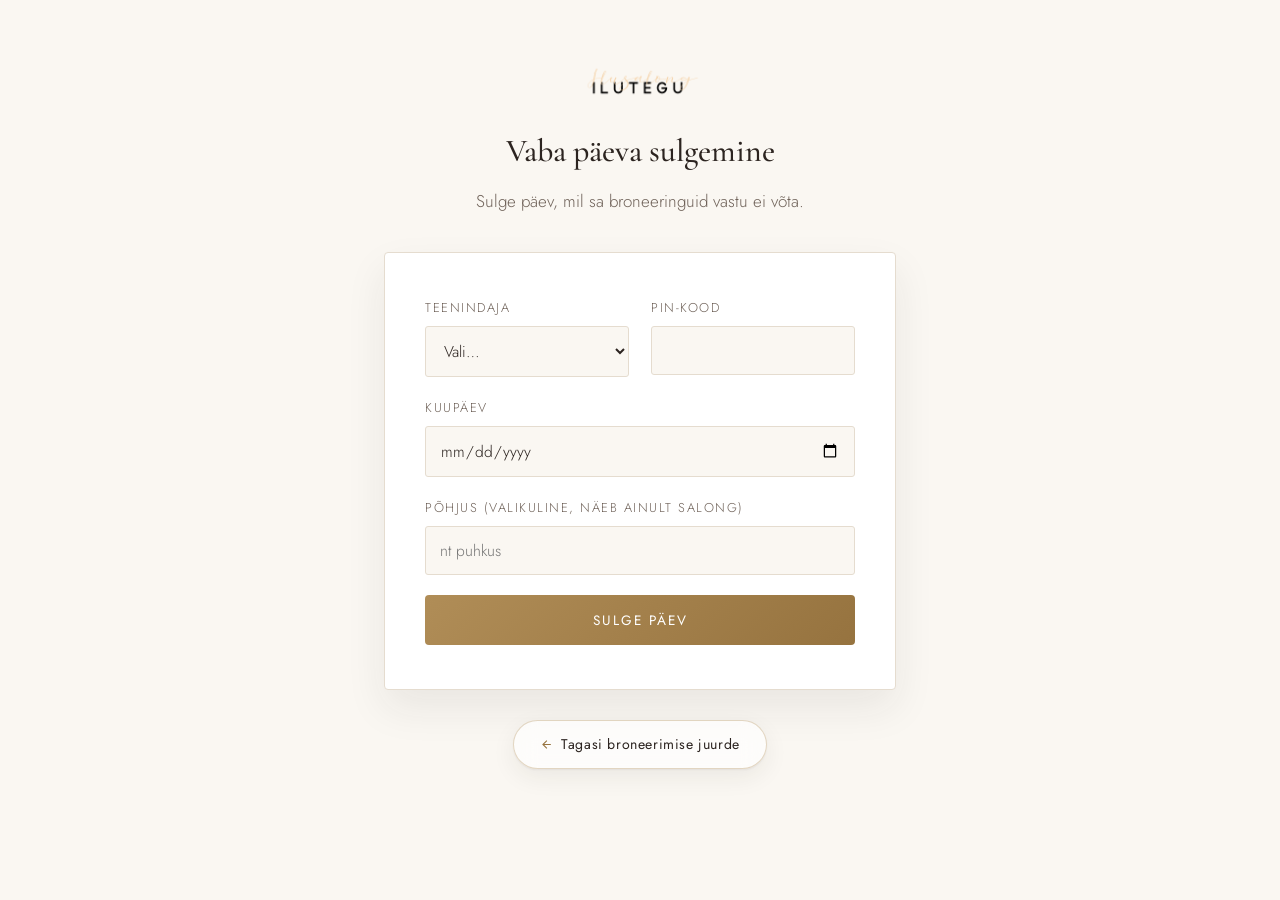
<file: personal.html>
<!DOCTYPE html>
<html lang="et">
<head>
<meta charset="UTF-8">
<meta name="viewport" content="width=device-width, initial-scale=1.0">
<title>Ilutegu – Töötaja vaba päev</title>
<meta name="robots" content="noindex, nofollow">
<link rel="stylesheet" href="style.css">
<style>
.staff-wrap { max-width: 560px; margin: 60px auto; padding: 0 24px; }
.staff-wrap h1 { font-size: 2rem; text-align: center; margin-bottom: 6px; }
.staff-sub { text-align: center; color: var(--ink-soft); margin-bottom: 36px; }
.dayoff-list { list-style: none; padding: 0; margin: 24px 0 0; }
.dayoff-list li {
  display: flex; justify-content: space-between; align-items: center;
  padding: 10px 4px; border-bottom: 1px dotted var(--line); font-size: 0.97rem;
}
.dayoff-list .open-btn {
  background: none; border: 1px solid var(--gold); color: var(--gold-dark);
  border-radius: 3px; padding: 4px 14px; cursor: pointer; font-family: "Jost", sans-serif;
}
.dayoff-list .open-btn:hover { background: var(--gold); color: #fff; }
.staff-msg { font-size: 0.92rem; margin-top: 14px; }
.staff-msg.ok { color: #3a7d44; }
.staff-msg.err { color: #a33; }
</style>
</head>
<body>

<div class="staff-wrap">
  <a href="index.html" class="logo" style="display:block;text-align:center;margin-bottom:28px"><img src="images/logo.png" alt="Ilutegu" style="height:44px;width:auto;margin:0 auto"></a>
  <h1>Vaba päeva sulgemine</h1>
  <p class="staff-sub">Sulge päev, mil sa broneeringuid vastu ei võta.</p>

  <div class="booking-card">
    <div class="booking-grid">
      <div class="form-row">
        <label for="stWorker">Teenindaja</label>
        <select id="stWorker"><option value="" disabled selected>Vali…</option></select>
      </div>
      <div class="form-row">
        <label for="stPin">PIN-kood</label>
        <input type="password" id="stPin" inputmode="numeric" autocomplete="off">
      </div>
    </div>

    <div class="form-row">
      <label for="stDate">Kuupäev</label>
      <input type="date" id="stDate">
    </div>
    <div class="form-row">
      <label for="stReason">Põhjus (valikuline, näeb ainult salong)</label>
      <input type="text" id="stReason" placeholder="nt puhkus">
    </div>

    <button class="btn btn-gold booking-submit" id="stClose">Sulge päev</button>
    <p class="staff-msg" id="stMsg" hidden></p>

    <div id="stListWrap" hidden>
      <h3 style="margin-top:32px">Minu suletud päevad</h3>
      <ul class="dayoff-list" id="stList"></ul>
    </div>

    <div id="stBookingsWrap" hidden>
      <h3 style="margin-top:32px">Minu broneeringud</h3>
      <ul class="dayoff-list" id="stBookings"></ul>
    </div>
  </div>

  <p class="staff-link"><a href="index.html#broneeri"><svg width="13" height="13" viewBox="0 0 24 24" fill="#96733f" aria-hidden="true"><path d="M20 11H7.8l5.6-5.6L12 4l-8 8 8 8 1.4-1.4L7.8 13H20v-2z"/></svg>Tagasi broneerimise juurde</a></p>
</div>

<script>
const API = "https://ilubron.onrender.com/api/staff";
const PUBLIC_API = "https://ilubron.onrender.com/api/public";
const $ = id => document.getElementById(id);

fetch(PUBLIC_API + "/workers").then(r => r.json()).then(ws =>
  ws.forEach(w => $("stWorker").add(new Option(w.name, w.id)))
);

$("stDate").min = new Date().toISOString().split("T")[0];

function msg(text, ok) {
  const el = $("stMsg");
  el.textContent = text;
  el.className = "staff-msg " + (ok ? "ok" : "err");
  el.hidden = false;
}

function refreshList() {
  if (!$("stWorker").value || !$("stPin").value) return;
  fetch(API + "/dayoffs?workerId=" + $("stWorker").value + "&pin=" + encodeURIComponent($("stPin").value))
    .then(r => r.ok ? r.json() : Promise.reject())
    .then(days => {
      const ul = $("stList");
      ul.innerHTML = "";
      days.forEach(d => {
        const li = document.createElement("li");
        const span = document.createElement("span");
        span.textContent = d.date + (d.reason ? " – " + d.reason : "") +
          (d.existingBookings > 0 ? " (" + d.existingBookings + " broneeringut!)" : "");
        const btn = document.createElement("button");
        btn.className = "open-btn";
        btn.textContent = "Ava uuesti";
        btn.onclick = () => {
          fetch(API + "/dayoffs?workerId=" + $("stWorker").value +
                "&pin=" + encodeURIComponent($("stPin").value) + "&date=" + d.date, { method: "DELETE" })
            .then(r => {
              if (r.ok) { msg("Päev " + d.date + " on jälle avatud.", true); refreshList(); }
              else { msg("Avamine ebaõnnestus (" + r.status + "). Proovi uuesti.", false); }
            })
            .catch(() => msg("Ühendus ebaõnnestus. Proovi uuesti.", false));
        };
        li.append(span, btn);
        ul.appendChild(li);
      });
      $("stListWrap").hidden = false;
    }).catch(() => {});
}

$("stClose").addEventListener("click", () => {
  if (!$("stWorker").value || !$("stPin").value || !$("stDate").value) {
    msg("Vali teenindaja, sisesta PIN ja kuupäev.", false);
    return;
  }
  fetch(API + "/dayoffs", {
    method: "POST",
    headers: { "Content-Type": "application/json" },
    body: JSON.stringify({
      workerId: Number($("stWorker").value),
      pin: $("stPin").value,
      date: $("stDate").value,
      reason: $("stReason").value || null
    })
  }).then(res => res.json().then(data => ({ ok: res.ok, status: res.status, data })))
    .then(({ ok, status, data }) => {
      if (!ok) {
        msg(status === 401 ? "Vale PIN-kood." : (data.detail || "Sulgemine ebaõnnestus."), false);
        return;
      }
      let text = "Päev " + data.date + " on broneeringutele suletud.";
      if (data.existingBookings > 0) {
        text += " NB! Sel päeval on juba " + data.existingBookings +
                " broneering(ut) – palun teavita kliente ise, need ei tühistu automaatselt.";
      }
      msg(text, true);
      refreshList();
    }).catch(() => msg("Ühendus ebaõnnestus. Proovi uuesti.", false));
});

function refreshBookings() {
  if (!$("stWorker").value || !$("stPin").value) return;
  const auth = "workerId=" + $("stWorker").value + "&pin=" + encodeURIComponent($("stPin").value);
  fetch(API + "/bookings?" + auth)
    .then(r => r.ok ? r.json() : Promise.reject())
    .then(bookings => {
      const ul = $("stBookings");
      ul.innerHTML = "";
      if (!bookings.length) {
        const li = document.createElement("li");
        li.textContent = "Tulevasi broneeringuid pole.";
        ul.appendChild(li);
      }
      bookings.forEach(b => {
        const li = document.createElement("li");
        const span = document.createElement("span");
        span.textContent = b.date + " " + b.startTime.slice(0, 5) + "–" + b.endTime.slice(0, 5) +
          " · " + b.serviceName + " · " + b.customerName + " (" + b.customerPhone + ")";
        const btn = document.createElement("button");
        btn.className = "open-btn";
        btn.textContent = "Tühista";
        btn.onclick = () => {
          if (!confirm("Tühistan broneeringu: " + b.date + " " + b.startTime.slice(0, 5) +
                       " " + b.customerName + "? Aeg muutub teistele broneeritavaks. NB! Teavita klienti ise.")) return;
          fetch(API + "/bookings/" + b.id + "/cancel?" + auth, { method: "PATCH" })
            .then(r => {
              if (r.ok) { msg("Broneering tühistatud, aeg on jälle vaba.", true); refreshBookings(); }
              else { msg("Tühistamine ebaõnnestus (" + r.status + ").", false); }
            })
            .catch(() => msg("Ühendus ebaõnnestus. Proovi uuesti.", false));
        };
        li.append(span, btn);
        ul.appendChild(li);
      });
      $("stBookingsWrap").hidden = false;
    }).catch(() => {});
}

function refreshAll() { refreshList(); refreshBookings(); }
$("stPin").addEventListener("change", refreshAll);
$("stWorker").addEventListener("change", refreshAll);
</script>
</body>
</html>
</file>
<file: style.css>
@import url('https://fonts.googleapis.com/css2?family=Cormorant+Garamond:ital,wght@0,400;0,500;0,600;1,400&family=Jost:wght@300;400;500&display=swap');

:root {
  --bg: #faf7f2;
  --bg-alt: #ece0cf;
  --ink: #2c2420;
  --ink-soft: #6f6259;
  --gold: #b08d57;
  --gold-dark: #96733f;
  --rose: #c9a191;
  --line: #e5dccf;
  --card-bg: #ffffff;
  --radius: 4px;
  --header-ink: #2c2420;
  --header-line: #e5dccf;
  --header-gold: #96733f;
  /* Motion */
  --ease-out: cubic-bezier(0.22, 1, 0.36, 1);
  --reveal-duration: 600ms;
}

:root[data-theme="dark"] {
  --bg: #1d1815;
  --bg-alt: #26201b;
  --ink: #f1ebe2;
  --ink-soft: #b6a99b;
  --gold-dark: #dbb87b;
  --line: #3a322b;
  --card-bg: #26201b;
}

* { box-sizing: border-box; }
[hidden] { display: none !important; }

body {
  margin: 0;
  font-family: "Jost", -apple-system, "Segoe UI", sans-serif;
  font-weight: 300;
  font-size: 17px;
  color: var(--ink);
  background: var(--bg);
  line-height: 1.7;
  transition: background 0.25s ease, color 0.25s ease;
}

.container { max-width: 1060px; margin: 0 auto; padding: 0 24px; }

h1, h2, h3 {
  font-family: "Cormorant Garamond", Georgia, serif;
  font-weight: 500;
  color: var(--ink);
  margin-top: 0;
  line-height: 1.2;
}

h2 { font-size: 2.4rem; text-align: center; margin-bottom: 8px; }

.section-sub {
  text-align: center;
  color: var(--gold);
  letter-spacing: 3px;
  text-transform: uppercase;
  font-size: 0.78rem;
  margin: 0 0 48px;
  display: flex;
  align-items: center;
  justify-content: center;
  gap: 16px;
}

.section-sub::before,
.section-sub::after {
  content: "";
  width: 48px;
  height: 1px;
  background: linear-gradient(to right, transparent, var(--gold));
}

.section-sub::after {
  background: linear-gradient(to left, transparent, var(--gold));
}

a { color: var(--gold-dark); }

/* Header */
.site-header {
  position: sticky;
  top: 0;
  z-index: 20;
  background: rgba(250, 247, 242, 0.94);
  backdrop-filter: blur(8px);
  border-bottom: 1px solid var(--header-line);
}

.header-inner {
  display: grid;
  grid-template-columns: 1fr auto 1fr;
  align-items: center;
  column-gap: 40px;
  padding: 18px 24px;
}
.header-inner .nav-left { justify-self: end; }
.header-inner .nav-right { justify-self: start; }
.header-inner .logo { justify-self: center; }

/* Mobile menu (hamburger dropdown) — hidden on desktop */
.nav-toggle { display: none; }
.mobile-menu { display: none; }
.nav-toggle {
  flex-direction: column;
  align-items: center;
  justify-content: center;
  gap: 5px;
  width: 42px;
  height: 42px;
  padding: 0;
  border: 1px solid var(--header-line);
  border-radius: 50%;
  background: transparent;
  cursor: pointer;
}
.nav-toggle span {
  display: block;
  width: 18px;
  height: 2px;
  border-radius: 2px;
  background: var(--header-ink);
  transition: transform 0.25s var(--ease-out), opacity 0.2s var(--ease-out);
}
.nav-toggle.open span:nth-child(1) { transform: translateY(7px) rotate(45deg); }
.nav-toggle.open span:nth-child(2) { opacity: 0; }
.nav-toggle.open span:nth-child(3) { transform: translateY(-7px) rotate(-45deg); }

.mobile-menu {
  position: absolute;
  top: calc(100% + 6px);
  right: 20px;
  min-width: 210px;
  flex-direction: column;
  gap: 2px;
  padding: 10px;
  background: var(--card-bg);
  border: 1px solid var(--header-line);
  border-radius: 14px;
  box-shadow: 0 18px 44px rgba(44, 36, 32, 0.16);
  opacity: 0;
  transform: translateY(-8px) scale(0.97);
  transform-origin: top right;
  pointer-events: none;
  transition: opacity 0.2s var(--ease-out), transform 0.2s var(--ease-out);
  z-index: 30;
}
.mobile-menu.open { opacity: 1; transform: translateY(0) scale(1); pointer-events: auto; }
.mobile-menu a {
  padding: 11px 16px;
  border-radius: 9px;
  color: var(--ink);              /* themed: dark on light card, light on dark card */
  text-decoration: none;
  font-size: 0.92rem;
  letter-spacing: 1px;
  text-transform: uppercase;
  transition: background 0.15s, color 0.15s;
}
.mobile-menu a:hover { background: var(--bg-alt); color: var(--gold-dark); }
.mobile-menu a.nav-cta {
  margin-top: 4px;
  text-align: center;
  background: linear-gradient(135deg, var(--gold) 0%, var(--header-gold) 100%);
  color: #fff;
}
.mobile-menu a.nav-cta:hover { color: #fff; }

.logo { display: block; line-height: 0; }
.logo img { height: 44px; width: auto; display: block; }

.site-header nav { display: flex; align-items: center; gap: 28px; }

.site-header nav a {
  color: var(--header-ink);
  text-decoration: none;
  font-size: 0.92rem;
  letter-spacing: 1px;
  text-transform: uppercase;
}

.site-header nav a:hover { color: var(--header-gold); }

.site-header nav a.nav-cta {
  background: linear-gradient(135deg, var(--gold) 0%, var(--header-gold) 100%);
  color: #fff;
  padding: 9px 20px;
  border-radius: 26px;
  transition: background 0.2s, transform 0.25s var(--ease-out), box-shadow 0.25s var(--ease-out);
}

.site-header nav a.nav-cta:hover {
  background: linear-gradient(135deg, var(--header-gold) 0%, var(--gold) 100%);
  color: #fff;
  transform: translateY(-1px) scale(1.03);
  box-shadow: 0 8px 18px rgba(150, 115, 63, 0.28);
}

.lang-link {
  display: inline-flex;
  align-items: center;
  gap: 7px;
  font-weight: 500;
  letter-spacing: 0.04em;
}

.lang-link svg {
  height: 0.95em;
  width: auto;
  display: block;
  border-radius: 2px;
}

.theme-toggle {
  display: inline-flex;
  align-items: center;
  justify-content: center;
  width: 32px;
  height: 32px;
  border-radius: 50%;
  border: 1px solid var(--header-line);
  background: transparent;
  color: var(--header-ink);
  cursor: pointer;
  padding: 0;
  transition: border-color 0.2s, color 0.2s, transform 0.3s;
}

.theme-toggle:hover { border-color: var(--header-gold); color: var(--header-gold); transform: rotate(14deg); }
.theme-toggle svg { width: 16px; height: 16px; display: block; }
.theme-toggle .icon-moon { display: none; }
:root[data-theme="dark"] .theme-toggle .icon-sun { display: none; }
:root[data-theme="dark"] .theme-toggle .icon-moon { display: block; }

:root[data-theme="dark"] .theme-toggle {
  border-color: var(--header-gold);
  color: var(--header-gold);
  background: rgba(150, 115, 63, 0.08);
}

/* Hero – inset rounded photo card */
.hero-wrap { padding: 14px 0 0; }

.hero {
  position: relative;
  overflow: hidden;
  border-radius: 18px;
  padding: 110px 64px;
  color: #fff;
  background:
    linear-gradient(100deg, rgba(36, 27, 20, 0.86) 0%, rgba(36, 27, 20, 0.5) 55%, rgba(36, 27, 20, 0.22) 100%),
    url("images/salong.jpg") center 8% / cover no-repeat;
}

.hero > * { position: relative; }

.hero .eyebrow {
  color: var(--gold);
  letter-spacing: 4px;
  text-transform: uppercase;
  font-size: 0.8rem;
  margin-bottom: 20px;
}

.hero h1 {
  color: #ffffff;
  font-size: 3rem;
  max-width: 560px;
  margin: 0 0 16px;
  letter-spacing: -0.5px;
}

.hero p.lead {
  max-width: 480px;
  margin: 0 0 36px;
  color: #f2ece3;
  font-size: 1.1rem;
  font-weight: 400;
}

.hero .btn-ghost {
  border-color: #e9dfd2;
  color: #fdfaf5;
}

.hero .btn-ghost:hover {
  background: var(--gold);
  border-color: var(--gold);
}

.btn {
  display: inline-block;
  padding: 15px 42px;
  text-decoration: none;
  letter-spacing: 2px;
  text-transform: uppercase;
  font-size: 0.85rem;
  font-weight: 400;
  border-radius: var(--radius);
  transition: background 0.2s, color 0.2s,
              transform 0.25s var(--ease-out), box-shadow 0.25s var(--ease-out);
  will-change: transform;
}

.btn:hover { transform: translateY(-2px) scale(1.03); }
.btn:active { transform: translateY(0) scale(0.99); }

.btn-gold {
  background: linear-gradient(135deg, var(--gold) 0%, var(--gold-dark) 100%);
  color: #fff;
}
.btn-gold:hover {
  background: linear-gradient(135deg, var(--gold-dark) 0%, var(--gold) 100%);
}

.btn-ghost {
  border: 1px solid var(--gold);
  color: var(--gold-dark);
  margin-left: 12px;
}
.btn-ghost:hover { background: var(--gold); color: #fff; }

/* Large modern two-toned booking button */
.btn-book {
  display: inline-flex;
  align-items: center;
  gap: 12px;
  padding: 20px 46px;
  border: none;
  border-radius: 100px;
  font-family: "Jost", sans-serif;
  font-size: 0.95rem;
  font-weight: 500;
  letter-spacing: 2px;
  text-transform: uppercase;
  text-decoration: none;
  color: #fff;
  cursor: pointer;
  background: linear-gradient(135deg, #cfa863 0%, #b08d57 45%, #8c6836 100%);
  box-shadow: 0 10px 26px rgba(150, 115, 63, 0.35), inset 0 1px 0 rgba(255, 255, 255, 0.28);
  transition: transform 0.2s ease, box-shadow 0.2s ease, filter 0.2s ease;
}

:root[data-theme="light"] .btn-book {
  background: linear-gradient(135deg, #cfa863 0%, #b08d57 45%, #7e6231 100%);
}

.btn-book:hover {
  transform: translateY(-3px);
  filter: brightness(1.05);
  box-shadow: 0 18px 36px rgba(150, 115, 63, 0.45), inset 0 1px 0 rgba(255, 255, 255, 0.35);
}

.btn-book:active { transform: translateY(-1px); }

.btn-book svg { width: 18px; height: 18px; transition: transform 0.2s ease; }
.btn-book:hover svg { transform: translateX(5px); }

/* Booking CTA section */
.booking-cta {
  text-align: center;
  padding: 96px 24px;
  background: var(--bg-alt);
}

.booking-cta h2 { margin-bottom: 14px; }

.booking-cta p {
  max-width: 520px;
  margin: 0 auto 38px;
  color: var(--ink-soft);
  font-size: 1.08rem;
}

/* Sections */
.section { padding: 90px 0; }
.section-alt { background: var(--bg-alt); }

/* Services overview */
.services-grid {
  display: grid;
  grid-template-columns: repeat(auto-fit, minmax(220px, 1fr));
  gap: 24px;
}

.service-card {
  position: relative;
  background: var(--card-bg);
  border: 1px solid var(--line);
  border-radius: 20px 20px 6px 6px;
  padding: 40px 28px;
  text-align: center;
  box-shadow: 0 10px 26px rgba(44, 36, 32, 0.07);
  transition: transform 0.35s var(--ease-out), box-shadow 0.35s var(--ease-out);
  overflow: hidden;
}

.service-card::before {
  content: "";
  position: absolute;
  top: 0;
  left: 50%;
  transform: translateX(-50%);
  width: 0;
  height: 4px;
  background: var(--gold);
  transition: width 0.35s ease;
}

.service-card:hover {
  transform: translateY(-6px);
  box-shadow: 0 22px 40px rgba(44, 36, 32, 0.14);
}

.service-card:hover::before { width: 100%; }

.service-card .icon {
  width: 64px;
  height: 64px;
  margin: 0 auto 18px;
  display: flex;
  align-items: center;
  justify-content: center;
  font-size: 1.7rem;
  color: var(--gold);
  border: 1px solid var(--line);
  border-radius: 50%;
  background: var(--bg);
  transition: background 0.3s, color 0.3s, transform 0.3s;
}

.service-card:hover .icon {
  background: var(--gold);
  color: #fff;
  transform: rotate(-8deg) scale(1.05);
}

.service-card h3 { font-size: 1.35rem; margin-bottom: 10px; }
.service-card p { color: var(--ink-soft); font-size: 0.95rem; margin: 0; }

/* Price list */
.price-columns {
  display: grid;
  grid-template-columns: 1fr 1fr;
  gap: 40px 64px;
}

.price-group h3 {
  font-size: 1.5rem;
  border-bottom: 2px solid var(--gold);
  display: inline-block;
  padding-bottom: 6px;
  margin-bottom: 18px;
}

.price-group h4 {
  font-family: "Jost", sans-serif;
  font-weight: 500;
  font-size: 0.85rem;
  letter-spacing: 1.5px;
  text-transform: uppercase;
  color: var(--ink-soft);
  margin: 22px 0 8px;
}

.price-row {
  display: flex;
  justify-content: space-between;
  align-items: baseline;
  gap: 12px;
  padding: 7px 8px;
  margin: 0 -8px;
  border-bottom: 1px dotted var(--line);
  font-size: 0.97rem;
  border-radius: 3px;
  transition: background 0.2s;
}

.price-row:hover { background: rgba(176, 141, 87, 0.07); }

.price-row .dots { flex: 1; }
.price-row .price { font-weight: 400; color: var(--gold-dark); white-space: nowrap; }

/* Salon photo section */
.salon-split {
  display: grid;
  grid-template-columns: 5fr 6fr;
  gap: 56px;
  align-items: center;
}

.salon-photo {
  position: relative;
}

.salon-photo::before {
  content: "";
  position: absolute;
  top: -16px;
  left: -16px;
  right: 16px;
  bottom: 16px;
  border: 1px solid var(--gold);
  border-radius: var(--radius);
  pointer-events: none;
}

.salon-photo img {
  display: block;
  width: 100%;
  max-height: 400px;
  object-fit: cover;
  border-radius: var(--radius);
  box-shadow: 0 18px 40px rgba(44, 36, 32, 0.14);
}

.salon-text { position: relative; overflow: hidden; }
.salon-text h2 { text-align: left; }
.salon-text p { color: var(--ink-soft); margin-bottom: 18px; }
.salon-text .btn { margin-top: 10px; }

.salon-watermark {
  position: absolute;
  left: 50%;
  top: 50%;
  width: 380px;
  max-width: 80%;
  opacity: 0.07;
  transform: translate(-50%, -50%) rotate(-6deg);
  pointer-events: none;
  z-index: 0;
}

.salon-copy { position: relative; z-index: 1; }

/* About */
.about-wrap {
  max-width: 640px;
  margin: 0 auto;
  text-align: center;
  color: var(--ink-soft);
}

/* Contact */
.contact-grid {
  display: grid;
  grid-template-columns: repeat(auto-fit, minmax(240px, 1fr));
  gap: 32px;
  text-align: center;
}

.contact-block h3 { font-size: 1.3rem; margin-bottom: 10px; }
.contact-block p { margin: 4px 0; color: var(--ink-soft); }
.contact-block a { text-decoration: none; }


/* Booking */
.booking-card {
  max-width: 720px;
  margin: 0 auto;
  background: var(--card-bg);
  border: 1px solid var(--line);
  border-radius: var(--radius);
  padding: 44px 40px;
  box-shadow: 0 18px 40px rgba(44, 36, 32, 0.08);
}

.booking-grid {
  display: grid;
  grid-template-columns: 1fr 1fr;
  gap: 0 22px;
}

.booking-grid:has(#bkStaff) { grid-template-columns: 1fr 1fr 1fr; }

.form-row { margin-bottom: 20px; }

.form-row label {
  display: block;
  font-size: 0.8rem;
  letter-spacing: 1.5px;
  text-transform: uppercase;
  color: var(--ink-soft);
  margin-bottom: 7px;
}

.form-row input,
.form-row select,
.form-row textarea {
  width: 100%;
  padding: 12px 14px;
  border: 1px solid var(--line);
  border-radius: 3px;
  background: var(--bg);
  font-family: "Jost", sans-serif;
  font-size: 0.98rem;
  font-weight: 300;
  color: var(--ink);
}

.form-row select:disabled { opacity: 0.55; }

.form-row input:focus,
.form-row select:focus,
.form-row textarea:focus {
  outline: 1px solid var(--gold);
  border-color: var(--gold);
}

/* Booking form – kasutuses broneeri-vorm.html varuvariandis (ilubron API) */
.bk-price {
  display: inline-block;
  margin: -6px 0 20px;
  padding: 8px 16px;
  font-family: "Jost", sans-serif;
  font-size: 1rem;
  font-weight: 500;
  color: var(--gold-dark);
  background: rgba(176, 141, 87, 0.1);
  border-left: 3px solid var(--gold);
  border-radius: 3px;
}

.booking-note {
  font-size: 0.85rem;
  color: var(--ink-soft);
  margin: 4px 0 24px;
}

.booking-error { color: #a33; font-size: 0.9rem; }

.booking-submit {
  border: none;
  cursor: pointer;
  width: 100%;
  font-family: "Jost", sans-serif;
}

.booking-success {
  max-width: 720px;
  margin: 0 auto;
  background: var(--card-bg);
  border: 1px solid var(--line);
  border-radius: var(--radius);
  padding: 44px 40px;
  box-shadow: 0 18px 40px rgba(44, 36, 32, 0.08);
  text-align: center;
}
.booking-success h3 { font-size: 1.8rem; margin-bottom: 8px; }

.staff-link { text-align: center; margin: 30px 0 0; }
.staff-link a {
  display: inline-flex;
  align-items: center;
  gap: 8px;
  padding: 12px 26px;
  border-radius: 100px;
  background: rgba(255, 255, 255, 0.65);
  backdrop-filter: blur(12px);
  -webkit-backdrop-filter: blur(12px);
  border: 1px solid rgba(176, 141, 87, 0.35);
  box-shadow: 0 1px 2px rgba(44, 36, 32, 0.06), 0 8px 24px rgba(44, 36, 32, 0.07);
  color: var(--ink);
  text-decoration: none;
  font-size: 0.88rem;
  font-weight: 400;
  letter-spacing: 0.6px;
  transition: transform 0.18s ease, box-shadow 0.18s ease, background 0.18s ease, border-color 0.18s ease;
}
.staff-link a svg { flex-shrink: 0; }
.staff-link a:hover {
  background: rgba(255, 255, 255, 0.9);
  border-color: var(--gold);
  box-shadow: 0 2px 4px rgba(44, 36, 32, 0.07), 0 14px 34px rgba(176, 141, 87, 0.22);
  transform: translateY(-1px);
}
.staff-link a:active {
  transform: scale(0.97);
  box-shadow: 0 1px 2px rgba(44, 36, 32, 0.08);
}

@media (max-width: 760px) {
  .booking-grid, .booking-grid:has(#bkStaff) { grid-template-columns: 1fr; }
  .booking-card, .booking-success { padding: 32px 22px; }
}

/* Footer */
.site-footer {
  border-top: 1px solid var(--line);
  padding: 36px 0;
  text-align: center;
  color: var(--ink-soft);
  font-size: 0.88rem;
}

.site-footer .socials { margin-bottom: 10px; }
.site-footer .socials a { margin: 0 10px; text-decoration: none; letter-spacing: 1px; }

.site-footer .footer-meta {
  margin: 8px 0 0;
  font-size: 0.78rem;
  color: var(--ink-soft);
  opacity: 0.8;
}
.site-footer .footer-meta a {
  color: var(--gold-dark);
  text-decoration: none;
  font-weight: 400;
}

/* ============================================================
   Reveal / entrance animation system
   Only opacity + transform are animated (GPU-friendly, no layout shift).
   Elements are hidden only when JS is present (`.js` on <html>), so the
   site stays fully visible if the script fails to load.
   ============================================================ */

@keyframes reveal-up {
  from { opacity: 0; transform: translateY(24px); }
  to   { opacity: 1; transform: none; }
}
@keyframes reveal-scale {
  from { opacity: 0; transform: scale(0.97); }
  to   { opacity: 1; transform: none; }
}
@keyframes reveal-btn {
  from { opacity: 0; transform: translateY(10px) scale(0.98); }
  to   { opacity: 1; transform: none; }
}

.js [data-reveal] { opacity: 0; }

.js [data-reveal].is-visible {
  animation: reveal-up var(--reveal-duration) var(--ease-out) var(--reveal-delay, 0ms) both;
}
.js [data-reveal="scale"].is-visible { animation-name: reveal-scale; }
.js [data-reveal="btn"].is-visible   { animation-name: reveal-btn; }

/* Once finished, drop the animation so component hover transforms take over
   (a filled animation would otherwise override :hover transforms). */
.js [data-reveal].reveal-done { opacity: 1; animation: none; }

/* Service icons gently fade + scale in with the card */
.js .service-card[data-reveal] .icon { opacity: 0; }
.js .service-card[data-reveal].is-visible .icon {
  animation: reveal-scale 500ms var(--ease-out) 160ms both;
}
.js .service-card[data-reveal].reveal-done .icon { opacity: 1; animation: none; }

/* Navigation slides down slightly on page load */
@keyframes nav-slide-down {
  from { opacity: 0; transform: translateY(-12px); }
  to   { opacity: 1; transform: none; }
}
.site-header { animation: nav-slide-down 600ms var(--ease-out) both; }

/* ---- Elegant underline animation for text links ---- */
.site-header nav a:not(.nav-cta):not(.lang-link),
.contact-block a,
.salon-text a:not(.btn),
.site-footer .socials a,
.site-footer .footer-meta a {
  position: relative;
}
.site-header nav a:not(.nav-cta):not(.lang-link)::after,
.contact-block a::after,
.salon-text a:not(.btn)::after,
.site-footer .socials a::after,
.site-footer .footer-meta a::after {
  content: "";
  position: absolute;
  left: 0;
  right: 0;
  bottom: -3px;
  height: 1px;
  background: currentColor;
  transform: scaleX(0);
  transform-origin: left center;
  transition: transform 0.35s var(--ease-out);
}
.site-header nav a:not(.nav-cta):not(.lang-link):hover::after,
.contact-block a:hover::after,
.salon-text a:not(.btn):hover::after,
.site-footer .socials a:hover::after,
.site-footer .footer-meta a:hover::after {
  transform: scaleX(1);
}

/* Salon photo lifts gently on hover */
.salon-photo img {
  transition: transform 0.5s var(--ease-out), box-shadow 0.5s var(--ease-out);
}
.salon-photo:hover img {
  transform: scale(1.02);
  box-shadow: 0 26px 52px rgba(44, 36, 32, 0.18);
}

/* Mobile: lighter, shorter entrances */
@media (max-width: 760px) {
  :root { --reveal-duration: 460ms; }
}

/* Respect reduced-motion: show everything, no entrance animation */
@media (prefers-reduced-motion: reduce) {
  .js [data-reveal],
  .js .service-card[data-reveal] .icon { opacity: 1 !important; }
  .js [data-reveal].is-visible,
  .js .service-card[data-reveal].is-visible .icon,
  .site-header { animation: none !important; }
}

/* Responsive */
@media (max-width: 760px) {
  .hero-wrap { padding: 0; }
  .hero { border-radius: 0; padding: 72px 26px; }
  .hero h1 { font-size: 2.2rem; }
  .price-columns { grid-template-columns: 1fr; }
  .salon-split { grid-template-columns: 1fr; gap: 40px; }
  .salon-text h2 { text-align: center; }
  .salon-text { text-align: center; }
  .salon-watermark { width: 220px; }
  /* Mobile top bar: [ theme toggle ] — [ logo ] — [ hamburger ] */
  .header-inner {
    display: grid;
    grid-template-columns: 1fr auto 1fr;
    align-items: center;
    column-gap: 12px;
    padding: 14px 18px;
  }
  /* NB: selectors need .header-inner prefix to beat `.site-header nav { display:flex }` */
  .header-inner .nav-left { display: none; }            /* Teenused/Hinnakiri live in the dropdown */
  /* All three pinned to row 1 — logo is before nav-right in the DOM, so without an
     explicit row the grid pushes the theme button + burger onto a second row. */
  .header-inner .nav-right {                            /* holds only the theme toggle on mobile */
    grid-column: 1;
    grid-row: 1;
    justify-self: start;
    gap: 0;
  }
  .header-inner .nav-right a { display: none; }         /* Kontakt/Broneeri live in the dropdown */
  .header-inner .logo { grid-column: 2; grid-row: 1; justify-self: center; }
  .header-inner .nav-toggle { display: inline-flex; grid-column: 3; grid-row: 1; justify-self: end; }
  .header-inner .mobile-menu { display: flex; }
  .btn-ghost { margin-left: 0; margin-top: 12px; }
  .section { padding: 64px 0; }
}
</file>
